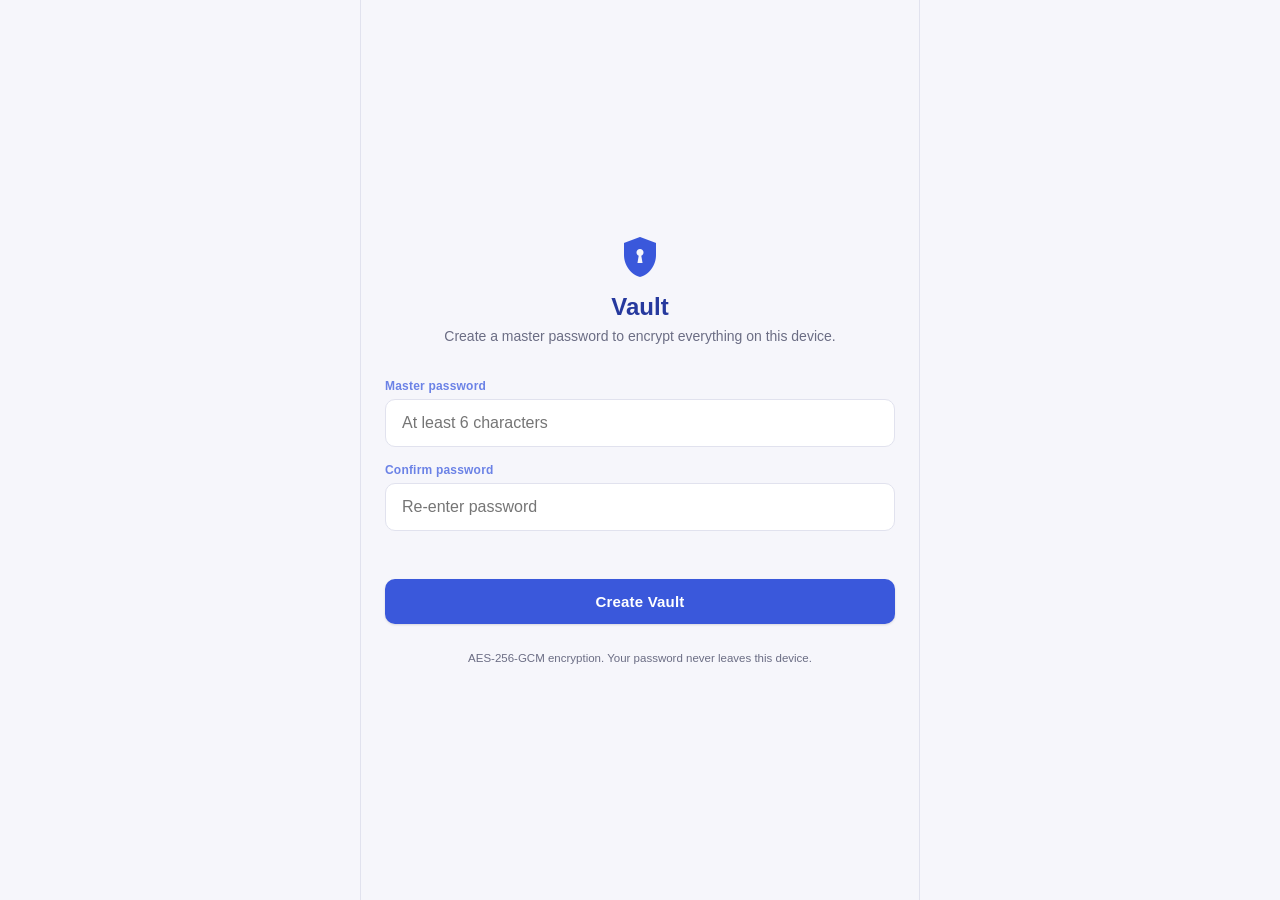
<file: index.html>
<!DOCTYPE html>
<html lang="en">
<head>
<meta charset="UTF-8" />
<meta name="viewport" content="width=device-width, initial-scale=1, viewport-fit=cover, maximum-scale=1" />
<title>Vault</title>
<meta name="theme-color" content="#3a58db" />
<meta name="description" content="Encrypted local password vault" />
<link rel="manifest" href="manifest.json" />
<link rel="icon" href="icons/icon.svg" type="image/svg+xml" />
<link rel="apple-touch-icon" href="icons/icon-192.png" />
<meta name="mobile-web-app-capable" content="yes" />
<meta name="apple-mobile-web-app-capable" content="yes" />
<meta name="apple-mobile-web-app-status-bar-style" content="default" />
<meta name="apple-mobile-web-app-title" content="Vault" />
<link rel="preconnect" href="https://fonts.googleapis.com" />
<link rel="preconnect" href="https://fonts.gstatic.com" crossorigin />
<link href="https://fonts.googleapis.com/css2?family=Geomini:wght@400;500;600;700&family=Material+Symbols+Outlined:opsz,wght,FILL,GRAD@20..48,100..700,0..1,-50..200&display=swap" rel="stylesheet" />
<style>
:root {
  --accent: #3a58db;
  --accent-light: #6b82e6;
  --accent-lighter: #9aabf0;
  --accent-dark: #26399e;
  --accent-tint: #e9ecfb;
  --accent-tint-2: #d2d9f7;

  --bg: #f6f6fb;
  --surface: #ffffff;
  --surface-alt: #f0f1f8;
  --on-surface: #1a1b2b;
  --on-surface-muted: #6b6d84;
  --outline: #e1e2ee;

  --danger: #b3261e;
  --success: #1e8e3e;

  --radius-sm: 10px;
  --radius-md: 10px;
  --radius-lg: 10px;

  --elev-1: 0 1px 3px rgba(14,17,35,0.08), 0 1px 2px rgba(14,17,35,0.06);
  --elev-2: 0 4px 14px rgba(14,17,35,0.12);
  --elev-3: 0 -2px 24px rgba(14,17,35,0.16);

  /* cosmetics-derived (overridden from JS when the user customises) */
  --accent-fg: #3a58db;
  --accent-head: #26399e;
  --accent-label: #6b82e6;
  --accent-deep: #26399e;
  --on-accent: #ffffff;
  --on-deep: #ffffff;
  --on-accent-16: rgba(255,255,255,.16);
  --on-deep-18: rgba(255,255,255,.18);
  --pi-a: #6b82e6;  --on-pi-a: #ffffff;
  --pi-b: #26399e;  --on-pi-b: #ffffff;
  --fs: 1;
  --font: 'Geomini', 'Roboto', -apple-system, BlinkMacSystemFont, 'Segoe UI', sans-serif;
}
:root[data-theme="dark"] {
  color-scheme: dark;
  --bg: #101119;
  --surface: #1a1b29;
  --surface-alt: #232436;
  --on-surface: #e9eaf6;
  --on-surface-muted: #9fa1ba;
  --outline: #2f3148;
  --danger: #e5534b;
  --success: #4cc38a;
  --elev-1: 0 1px 3px rgba(0,0,0,0.5), 0 1px 2px rgba(0,0,0,0.4);
  --elev-2: 0 4px 14px rgba(0,0,0,0.55);
  --elev-3: 0 -2px 24px rgba(0,0,0,0.6);
}

* { box-sizing: border-box; }
*, *::before, *::after {
  transition: background-color .18s ease, color .18s ease, border-color .18s ease,
              box-shadow .18s ease, opacity .18s ease, transform .12s ease;
}
html, body {
  margin: 0; padding: 0;
  height: 100%;
  background: var(--bg);
  color: var(--on-surface);
  font-family: var(--font);
  -webkit-tap-highlight-color: transparent;
  overscroll-behavior-y: none;
}

.material-symbols-outlined {
  font-family: 'Material Symbols Outlined';
  font-weight: normal;
  font-style: normal;
  font-size: 22px;
  line-height: 1;
  letter-spacing: normal;
  text-transform: none;
  display: inline-flex;
  white-space: nowrap;
  word-wrap: normal;
  direction: ltr;
  -webkit-font-feature-settings: 'liga';
  font-feature-settings: 'liga';
  -webkit-font-smoothing: antialiased;
  font-variation-settings: 'FILL' 0, 'wght' 400, 'GRAD' 0, 'opsz' 24;
  vertical-align: middle;
}
.brand-icon { font-size: 48px !important; margin-bottom: 12px; color: var(--accent-fg); font-variation-settings: 'FILL' 1, 'wght' 400, 'GRAD' 0, 'opsz' 48; }
.fab-icon { font-size: 26px !important; color: var(--on-accent); }
body { max-width: 560px; margin: 0 auto; position: relative; }
.hidden { display: none !important; }
button { font-family: inherit; cursor: pointer; }
input { font-family: inherit; }

/* ===== SCREENS ===== */
.screen {
  min-height: 100dvh;
  display: flex;
  flex-direction: column;
  background: var(--bg);
  animation: screen-fade .25s ease-out;
}
@keyframes screen-fade { from { opacity: 0; } to { opacity: 1; } }

/* ===== AUTH (setup / unlock) ===== */
.auth-wrap {
  flex: 1;
  display: flex;
  flex-direction: column;
  justify-content: center;
  padding: 32px 24px calc(24px + env(safe-area-inset-bottom));
}
.brand { text-align: center; margin-bottom: 32px; }
.brand svg { margin-bottom: 12px; }
.brand h1 { font-size: calc(24px * var(--fs)); font-weight: 600; margin: 0 0 6px; color: var(--accent-head); }
.brand .sub { color: var(--on-surface-muted); font-size: calc(14px * var(--fs)); margin: 0; line-height: 1.4; }

.auth-form { display: flex; flex-direction: column; gap: 16px; }
.field { display: flex; flex-direction: column; gap: 6px; }
.field span { font-size: calc(12px * var(--fs)); font-weight: 600; color: var(--accent-label); letter-spacing: .2px; }
.field input {
  border: 1.5px solid var(--outline);
  background: var(--surface);
  border-radius: var(--radius-sm);
  padding: 14px 16px;
  font-size: calc(16px * var(--fs));
  color: var(--on-surface);
  outline: none;
  transition: border-color .15s;
}
.field input:focus { border-color: var(--accent-fg); }

.hint { min-height: 16px; font-size: calc(12.5px * var(--fs)); color: var(--danger); margin: 0; }

.btn {
  border: none;
  border-radius: var(--radius-sm);
  padding: 14px 20px;
  font-size: calc(15px * var(--fs));
  font-weight: 600;
  letter-spacing: .2px;
  transition: opacity .15s, transform .12s ease, box-shadow .15s ease, background-color .18s ease;
}
.btn:active { transform: scale(.97); }
.btn-primary:active { box-shadow: none; }
.btn-block { width: 100%; }
.btn-primary { background: var(--accent); color: var(--on-accent); box-shadow: var(--elev-1); }
.btn-primary:disabled { opacity: .5; }
.btn-ghost { background: var(--accent-tint); color: var(--accent-fg); }
.btn-danger { background: var(--danger); color: #fff; }

.link-btn {
  background: none; border: none;
  color: var(--accent-label);
  font-size: calc(13.5px * var(--fs));
  margin-top: 20px;
  text-align: center;
  text-decoration: underline;
}
.fineprint {
  text-align: center;
  font-size: calc(11.5px * var(--fs));
  color: var(--on-surface-muted);
  margin-top: 28px;
}

/* ===== TOP BAR ===== */
.topbar {
  position: sticky; top: 0; z-index: 5;
  display: flex; align-items: center; justify-content: space-between;
  padding: calc(14px + env(safe-area-inset-top)) 16px 16px;
  background: var(--accent);
}
.topbar h1 { font-size: calc(22px * var(--fs)); font-weight: 700; margin: 0; color: var(--on-accent); }
.topbar-brand { display: flex; align-items: center; gap: 8px; }
.topbar-logo {
  display: inline-flex; align-items: center; justify-content: center;
  width: 26px; height: 26px;
margin-top: .5vh;
  font-size: 24px !important;
  line-height: 1 !important;
  color: var(--on-accent);
  font-variation-settings: 'FILL' 1, 'wght' 400, 'GRAD' 0, 'opsz' 24;
}
.icon-btn {
  border: none; background: var(--surface);
  width: 40px; height: 40px; border-radius: 50%;
  display: flex; align-items: center; justify-content: center;
  color: var(--accent-fg);
  box-shadow: var(--elev-1);
  transition: transform .12s ease, box-shadow .15s ease, background-color .18s ease;
}
.icon-btn:active { transform: scale(.9); }
#btn-menu.icon-btn {
  border-radius: var(--radius-sm);
  background: var(--on-accent);
  color: var(--accent);
  box-shadow: none;
}
#btn-lock.icon-btn {
  border-radius: var(--radius-sm);
  background: var(--on-accent-16);
  color: var(--on-accent);
  box-shadow: none;
}
#editor-close.icon-btn {
  border-radius: var(--radius-sm);
  background: transparent;
  color: #cd1c18;
  box-shadow: none;
}
#editor-close.icon-btn:active { transform: scale(.9) rotate(-6deg); }

.searchbar {
  margin: 16px 16px 12px;
  display: flex; align-items: center; gap: 10px;
  background: var(--surface);
  border-radius: var(--radius-lg);
  padding: 12px 16px;
  box-shadow: var(--elev-1);
  color: var(--on-surface-muted);
}
.searchbar input {
  border: none; outline: none; background: none;
  flex: 1; font-size: calc(15px * var(--fs)); color: var(--on-surface);
}

/* ===== BENTO LANDING ===== */
.bento {
  flex: 1;
  display: grid;
  grid-template-columns: repeat(3, 1fr);
  grid-auto-rows: auto;
  align-content: start;
  gap: 10px;
  padding: 2px 16px calc(100px + env(safe-area-inset-bottom));
}
.bento-tile {
  display: flex; flex-direction: column; align-items: center; justify-content: center; gap: 8px;
  border: 1.5px solid var(--outline);
  background: var(--surface);
  border-radius: var(--radius-md);
  box-shadow: var(--elev-1);
  aspect-ratio: 1 / 1; align-self: start; min-width: 0; min-height: 0; overflow: hidden;
  padding: 8px 4px;
  color: var(--on-surface);
  user-select: none; -webkit-user-select: none; touch-action: manipulation;
  transition: transform .12s ease, border-color .15s ease, background-color .15s ease;
}
.bento-tile:active { transform: scale(.96); background: var(--accent-tint); border-color: var(--accent-lighter); }
.bento-icon {
  width: clamp(32px, 36%, 44px); aspect-ratio: 1 / 1; border-radius: 12px; flex: none;
  display: flex; align-items: center; justify-content: center;
}
.bento-icon .material-symbols-outlined { font-size: clamp(20px, 6.5vw, 28px) !important; font-variation-settings: 'FILL' 0, 'wght' 500, 'GRAD' 0, 'opsz' 24; }
.bento-label { display: inline-flex; align-items: center; font-size: calc(15px * var(--fs)); font-weight: 600; }
.count-badge {
  display: inline-flex; align-items: center; justify-content: center;
  min-width: calc(22px * var(--fs)); height: calc(22px * var(--fs)); padding: 0 6px;
  margin-left: 6px; border-radius: 999px;
  background: #e52222; color: #fff;
  font-size: calc(12.5px * var(--fs)); font-weight: 700; line-height: 1;
  box-shadow: 0 0 0 2px var(--surface);
}
.cat-list { display: flex; flex-direction: column; gap: 10px; overflow-y: auto; flex: 1; padding: 4px 2px 10px; }
#cat-title { display: inline-flex; align-items: center; justify-content: center; }

/* ===== VAULT LIST ===== */
.vault-list {
  padding: 0 16px 100px;
  display: flex;
  flex-direction: column;
  gap: 10px;
}
.item-card {
  display: flex; align-items: center; gap: 14px;
  background: var(--surface);
  border-radius: var(--radius-md);
  padding: 14px;
  box-shadow: var(--elev-1);
  animation: card-in .22s ease-out backwards;
  transition: transform .12s ease, box-shadow .15s ease;
}
.item-card:active { transform: scale(.98); box-shadow: var(--elev-1); }
@keyframes card-in { from { opacity: 0; transform: translateY(6px); } to { opacity: 1; transform: translateY(0); } }
.item-icon {
  width: 44px; height: 44px; border-radius: 12px;
  display: flex; align-items: center; justify-content: center;
  flex: none;
  background: var(--accent-tint);
  color: var(--accent-fg);
}
.item-icon .material-symbols-outlined { font-size: 22px !important; }
.item-text { flex: 1; min-width: 0; }
.item-title { font-size: calc(15px * var(--fs)); font-weight: 600; color: var(--on-surface); margin: 0 0 2px; white-space: nowrap; overflow: hidden; text-overflow: ellipsis; }
.item-sub { font-size: calc(13px * var(--fs)); color: var(--on-surface-muted); margin: 0; white-space: nowrap; overflow: hidden; text-overflow: ellipsis; }
.item-cat-tag {
  font-size: calc(10.5px * var(--fs)); font-weight: 700; text-transform: uppercase; letter-spacing: .4px;
  color: var(--accent-label);
}

.empty-state { text-align: center; padding: 80px 24px; color: var(--on-surface-muted); }
.empty-state p { margin: 4px 0; }
.empty-sub { font-size: calc(13px * var(--fs)); }

/* ===== FAB ===== */
.fab {
  position: fixed;
  right: max(20px, calc((100vw - 560px) / 2 + 20px));
  bottom: calc(24px + env(safe-area-inset-bottom));
  width: 58px; height: 58px;
  border-radius: var(--radius-sm);
  background: var(--accent);
  border: none;
  display: flex; align-items: center; justify-content: center;
  box-shadow: var(--elev-2);
  z-index: 10;
  transition: transform .15s cubic-bezier(.34,1.56,.64,1), box-shadow .15s ease;
}
.fab:active { transform: scale(.9) rotate(-6deg); }

/* ===== SHEETS ===== */
.sheet-overlay {
  position: fixed; inset: 0;
  background: rgba(7,8,26,0.45);
  z-index: 50;
  display: flex; align-items: flex-end; justify-content: center;
  animation: overlay-in .2s ease-out;
}
@keyframes overlay-in { from { opacity: 0; } to { opacity: 1; } }
.sheet {
  width: 100%; max-width: 560px;
  background: var(--surface);
  border-radius: 22px 22px 0 0;
  padding: 10px 20px calc(20px + env(safe-area-inset-bottom));
  max-height: 88dvh;
  overflow-y: auto;
  box-shadow: var(--elev-3);
  animation: sheet-up .28s cubic-bezier(.32,.72,0,1);
}
.sheet-tall { max-height: 94dvh; display: flex; flex-direction: column; }
@keyframes sheet-up { from { transform: translateY(100%); opacity: 0; } to { transform: translateY(0); opacity: 1; } }
.sheet-handle {
  width: 40px; height: 4px; background: var(--outline);
  border-radius: 4px; margin: 6px auto 14px;
}
.sheet h2 { font-size: calc(18px * var(--fs)); font-weight: 700; margin: 0 0 16px; color: var(--accent-head); }

.picker-grid { display: grid; grid-template-columns: repeat(3, 1fr); gap: 10px; margin-bottom: 18px; }
.picker-item {
  display: flex; flex-direction: column; align-items: center; gap: 8px;
  border: 1.5px solid var(--outline);
  background: var(--surface);
  border-radius: var(--radius-md);
  padding: 8px 4px; justify-content: center; min-height: 0; overflow: hidden; text-align: center; overflow-wrap: anywhere; line-height: 1.15;
  font-size: calc(13.5px * var(--fs)); font-weight: 600; color: var(--on-surface);
  transition: transform .12s ease, border-color .15s ease, background-color .15s ease;
}
.picker-item { aspect-ratio: 1 / 1; min-width: 0; user-select: none; -webkit-user-select: none; -webkit-touch-callout: none; touch-action: manipulation; }
.picker-hint { text-align: center; font-size: calc(12px * var(--fs)); color: var(--on-surface-muted); margin: -6px 0 14px; }
.picker-item:active { transform: scale(.95); background: var(--accent-tint); border-color: var(--accent-lighter); }
.picker-icon {
  width: 40px; height: 40px; border-radius: 12px;
  display: flex; align-items: center; justify-content: center;
  color: #fff;
}
.picker-icon .material-symbols-outlined { font-size: 20px !important; font-variation-settings: 'FILL' 0, 'wght' 500, 'GRAD' 0, 'opsz' 24; }

.sheet-header {
  display: flex; align-items: center;
  margin-bottom: 12px;
}
.sheet-header h2 { margin: 0; text-align: center; font-size: calc(16px * var(--fs)); }
.sheet-header-side { flex: 1; display: flex; align-items: center; gap: 8px; }
.sheet-header-side--end { justify-content: flex-end; }

.editor-form { display: flex; flex-direction: column; gap: 14px; overflow-y: auto; flex: 1; padding-bottom: 10px; }
.editor-form .field select {
  border: 1.5px solid var(--outline);
  background: var(--surface-alt);
  border-radius: var(--radius-sm);
  padding: 13px 14px;
  font-size: calc(15px * var(--fs));
  width: 100%;
  outline: none;
  color: var(--on-surface);
  font-family: inherit;
  appearance: none;
  -webkit-appearance: none;
  background-image: url("data:image/svg+xml,%3Csvg xmlns='http://www.w3.org/2000/svg' viewBox='0 0 24 24' fill='none' stroke='%236b6d84' stroke-width='2'%3E%3Cpath d='M6 9l6 6 6-6'/%3E%3C/svg%3E");
  background-repeat: no-repeat;
  background-position: right 12px center;
  background-size: 18px;
}
.editor-form .field select:focus { border-color: var(--accent-fg); background-color: var(--surface); }
.editor-form .field input, .editor-form .field textarea {
  border: 1.5px solid var(--outline);
  background: var(--surface-alt);
  border-radius: var(--radius-sm);
  padding: 13px 14px;
  font-size: calc(15px * var(--fs));
  width: 100%;
  outline: none;
  color: var(--on-surface);
}
.editor-form .field input:focus, .editor-form .field textarea:focus { border-color: var(--accent-fg); background: var(--surface); }
.editor-form textarea { resize: vertical; min-height: 70px; font-family: inherit; }
.field-row { display: flex; gap: 10px; }
.field-row .field { flex: 1; }
.pass-field-wrap { position: relative; }
.pass-field-wrap input { padding-right: 74px !important; }
.pass-tools { position: absolute; right: 6px; top: 6px; display: flex; gap: 2px; }
.pass-tools button {
  border: none; background: none; color: var(--accent-fg);
  width: 32px; height: 32px; border-radius: 8px;
  display: flex; align-items: center; justify-content: center;
}
.pass-tools button:active { background: var(--accent-tint); }

.sheet-footer { padding-top: 12px; }


/* ===== FIELD EDITOR ===== */
.schema-list { display: flex; flex-direction: column; gap: 10px; overflow-y: auto; flex: 1; padding-bottom: 10px; }
.schema-note { font-size: calc(12.5px * var(--fs)); color: var(--on-surface-muted); margin: 0 0 4px; }
.schema-row { background: var(--surface-alt); border: 1.5px solid var(--outline); border-radius: var(--radius-md); }
.schema-row-head { display: flex; align-items: center; gap: 4px; padding: 6px 6px 6px 12px; }
.schema-row-toggle { flex: 1; min-width: 0; text-align: left; border: none; background: none; padding: 8px 0; color: var(--on-surface); font-size: calc(14.5px * var(--fs)); font-weight: 600; display: flex; flex-direction: column; gap: 2px; }
.schema-row-toggle small { font-size: calc(12px * var(--fs)); font-weight: 500; color: var(--on-surface-muted); }
.schema-row-name { white-space: nowrap; overflow: hidden; text-overflow: ellipsis; }
.schema-row-head .icon-btn { width: 34px; height: 34px; flex: none; }
.schema-row-head .icon-btn:disabled { opacity: .3; }
.schema-row-body { display: none; flex-direction: column; gap: 12px; padding: 4px 12px 14px; border-top: 1px solid var(--outline); margin-top: 2px; padding-top: 12px; }
.schema-row.open .schema-row-body { display: flex; }
.schema-row-body .field input[type=text], .schema-row-body .field input[type=number], .schema-row-body .field select {
  border: 1.5px solid var(--outline); background: var(--surface); border-radius: var(--radius-sm);
  padding: 11px 12px; font-size: calc(14.5px * var(--fs)); width: 100%; outline: none; color: var(--on-surface); font-family: inherit;
}
.schema-row-body .field input:focus, .schema-row-body .field select:focus { border-color: var(--accent-fg); }
.schema-row-body .field textarea {
  border: 1.5px solid var(--outline); background: var(--surface); border-radius: var(--radius-sm);
  padding: 11px 12px; font-size: calc(14.5px * var(--fs)); width: 100%; outline: none; color: var(--on-surface); font-family: inherit; min-height: 84px; resize: vertical;
}
.schema-row-body .field textarea:focus { border-color: var(--accent-fg); }
.schema-hint { font-size: calc(12px * var(--fs)); color: var(--on-surface-muted); margin: 0; }
.schema-check { display: flex; align-items: center; gap: 10px; font-size: calc(14px * var(--fs)); color: var(--on-surface); }
.schema-check input { width: 18px; height: 18px; accent-color: var(--accent-fg); }
.schema-actions { display: flex; flex-direction: column; gap: 8px; padding-top: 12px; }

/* ===== VIEW ENTRY ===== */
.view-body { display: flex; flex-direction: column; gap: 12px; padding-bottom: 10px; overflow-y: auto; }
.view-row {
  background: var(--surface-alt);
  border-radius: var(--radius-sm);
  padding: 12px 14px;
  display: flex; align-items: center; justify-content: space-between;
  gap: 10px;
}
.view-row-text { min-width: 0; flex: 1; }
.view-row-label { font-size: calc(11px * var(--fs)); font-weight: 700; text-transform: uppercase; letter-spacing: .3px; color: var(--accent-label); margin: 0 0 3px; }
.view-row-value { font-size: calc(15px * var(--fs)); color: var(--on-surface); margin: 0; word-break: break-word; font-family: 'Roboto Mono', monospace; }
.view-row-value.masked { letter-spacing: 2px; }
.view-row-actions { display: flex; gap: 4px; flex: none; }
.view-row-actions button {
  border: none; background: var(--surface);
  width: 34px; height: 34px; border-radius: 9px;
  display: flex; align-items: center; justify-content: center;
  color: var(--accent-fg);
}
.view-notes { white-space: pre-wrap; font-family: inherit !important; font-size: calc(14px * var(--fs)) !important; }

/* ===== MENU ===== */
.menu-row {
  display: flex; align-items: center; gap: 14px;
  width: 100%; border: none; background: none;
  padding: 14px 4px; font-size: calc(15px * var(--fs)); font-weight: 500;
  color: var(--on-surface);
  border-bottom: 1px solid var(--outline);
  transition: background-color .15s ease, transform .1s ease;
  border-radius: 8px;
}
.menu-row:active { transform: scale(.98); background: var(--accent-tint); }
.menu-row.danger { color: var(--danger); }
.menu-row.danger svg { stroke: var(--danger); }

/* ===== TOAST ===== */
.toast {
  position: fixed;
  bottom: calc(24px + env(safe-area-inset-bottom));
  left: 50%; transform: translateX(-50%);
  background: var(--accent-deep);
  color: var(--on-deep);
  padding: 12px 20px;
  border-radius: 30px;
  font-size: calc(13.5px * var(--fs));
  z-index: 100;
  box-shadow: var(--elev-2);
  max-width: 88%;
  text-align: center;
  animation: toast-in .22s cubic-bezier(.34,1.56,.64,1);
}
@keyframes toast-in { from { opacity: 0; transform: translateX(-50%) translateY(10px); } to { opacity: 1; transform: translateX(-50%) translateY(0); } }

/* ===== INSTALL BUTTON ===== */
.topbar-actions {
  display: flex;
  align-items: center;
  gap: 12px;
}
.install-btn {
  display: flex; align-items: center; gap: 6px;
  background: var(--on-accent-16);
  color: var(--on-accent);
  border: none;
  padding: 8px 14px;
  border-radius: var(--radius-sm);
  font-size: calc(13px * var(--fs));
  font-weight: 600;
  cursor: pointer;
}
.install-btn:active { transform: scale(.97); }

/* ===== UPDATE BAR ===== */
.update-bar {
  position: fixed;
  top: env(safe-area-inset-top);
  left: 0; right: 0;
  display: flex; align-items: center; justify-content: center; gap: 12px;
  background: var(--accent-deep);
  color: var(--on-deep);
  padding: 10px 16px;
  font-size: calc(13px * var(--fs));
  z-index: 110;
  box-shadow: var(--elev-2);
}
.update-bar button {
  background: var(--on-deep-18);
  color: var(--on-deep);
  border: none;
  border-radius: 20px;
  padding: 5px 12px;
  font-size: calc(12.5px * var(--fs));
  cursor: pointer;
}
.update-bar button:active { transform: scale(.96); }

@media (min-width: 560px) {
  body { border-left: 1px solid var(--outline); border-right: 1px solid var(--outline); min-height: 100dvh; }
}


/* ===== CATEGORY MANAGEMENT ===== */
.mc-row, .fc-row { display: flex; align-items: center; gap: 10px; background: var(--surface-alt); border: 1.5px solid var(--outline); border-radius: var(--radius-md); padding: 8px 8px 8px 12px; color: var(--on-surface); text-align: left; width: 100%; }
.fc-row { padding: 10px 12px; }
.fc-row:active { background: var(--accent-tint); }
.mc-ico { width: 40px; height: 40px; border-radius: 12px; flex: none; display: flex; align-items: center; justify-content: center; background: var(--accent-tint); color: var(--accent-fg); }
.mc-text { flex: 1; min-width: 0; }
.mc-name { margin: 0; font-size: calc(15px * var(--fs)); font-weight: 600; overflow-wrap: anywhere; }
.mc-sub { margin: 2px 0 0; font-size: calc(12.5px * var(--fs)); color: var(--on-surface-muted); }
.icon-grid { display: grid; grid-template-columns: repeat(6, 1fr); gap: 8px; margin-bottom: 18px; }
.icon-grid button { aspect-ratio: 1; border: 1.5px solid var(--outline); background: var(--surface); color: var(--on-surface); border-radius: 12px; display: flex; align-items: center; justify-content: center; padding: 0; }
.icon-grid button.active { border-color: var(--accent); background: var(--accent-tint); color: var(--accent-fg); }
.bento-empty { grid-column: 1 / -1; text-align: center; color: var(--on-surface-muted); padding: 40px 12px; margin: 0; }
.bento-label { max-width: 100%; overflow-wrap: anywhere; line-height: 1.15; flex-wrap: wrap; justify-content: center; text-align: center; row-gap: 4px; }
/* ===== COSMETICS ===== */
.cos-block { margin-bottom: 20px; }
.cos-label { font-size: 12px; font-weight: 700; text-transform: uppercase; letter-spacing: .4px; color: var(--accent-label); margin: 0 0 8px; display: flex; justify-content: space-between; }
.seg { display: grid; grid-template-columns: 1fr 1fr; gap: 6px; background: var(--surface-alt); padding: 4px; border-radius: var(--radius-md); }
.seg button { display: flex; align-items: center; justify-content: center; gap: 8px; border: none; background: transparent; color: var(--on-surface); padding: 11px 8px; border-radius: 8px; font-size: 14.5px; font-weight: 600; }
.seg button.active { background: var(--accent); color: var(--on-accent); box-shadow: var(--elev-1); }
.cos-accent { display: flex; align-items: center; gap: 14px; }
.cos-accent input[type=color] { width: 64px; height: 44px; padding: 0; border: 1.5px solid var(--outline); border-radius: var(--radius-sm); background: var(--surface); cursor: pointer; }
.cos-accent code { font-size: 14px; color: var(--on-surface-muted); text-transform: uppercase; }
.font-grid { display: grid; grid-template-columns: 1fr 1fr; gap: 8px; }
.font-opt { border: 1.5px solid var(--outline); background: var(--surface); color: var(--on-surface); border-radius: var(--radius-sm); padding: 12px 10px; font-size: 15px; text-align: center; }
.font-opt.active { border-color: var(--accent); background: var(--accent-tint); color: var(--accent-head); font-weight: 600; }
#cos-size { width: 100%; accent-color: var(--accent); }
.cos-range-ends { display: flex; justify-content: space-between; font-size: 11px; color: var(--on-surface-muted); }
.cos-preview { margin: 10px 0 0; color: var(--on-surface); font-size: calc(16px * var(--fs)); line-height: 1.3; word-break: break-word; }
</style>
<script>
// Cosmetics core — runs before first paint so there is no theme flash.
const Cosmetics = (() => {
  const KEY = 'vault_cosmetics_v1';
  const DEFAULTS = { theme: 'light', accent: '#3a58db', font: 'Default', size: 16 };
  const FONTS = {
    'Default':          { fam: "'Geomini','Roboto',-apple-system,BlinkMacSystemFont,'Segoe UI',sans-serif" },
    'Montserrat':       { w: '400;500;600;700', fb: 'sans-serif' },
    'Poppins':          { w: '400;500;600;700', fb: 'sans-serif' },
    'Playfair Display': { w: '400;500;600;700', fb: 'serif' },
    'Lora':             { w: '400;500;600;700', fb: 'serif' },
    'Quicksand':        { w: '400;500;600;700', fb: 'sans-serif' },
    'Kalam':            { w: '400;700',         fb: 'cursive' },
    'Comfortaa':        { w: '400;500;600;700', fb: 'sans-serif' },
  };
  const ACCENT_VARS = ['--accent','--accent-light','--accent-lighter','--accent-dark','--accent-tint','--accent-tint-2',
    '--accent-fg','--accent-head','--accent-label','--accent-deep','--on-accent','--on-deep','--on-accent-16','--on-deep-18',
    '--pi-a','--on-pi-a','--pi-b','--on-pi-b'];

  const h2r = h => { h = h.replace('#',''); if (h.length === 3) h = h.split('').map(c => c + c).join(''); return [0,2,4].map(i => parseInt(h.substr(i,2),16)); };
  const r2h = r => '#' + r.map(v => Math.round(Math.max(0,Math.min(255,v))).toString(16).padStart(2,'0')).join('');
  const mix = (a,b,t) => { const x = h2r(a), y = h2r(b); return r2h(x.map((v,i) => v + (y[i]-v)*t)); };
  const lum = h => { const [r,g,b] = h2r(h).map(v => { v /= 255; return v <= .03928 ? v/12.92 : Math.pow((v+.055)/1.055, 2.4); }); return .2126*r + .7152*g + .0722*b; };
  const cr = (a,b) => { const x = lum(a), y = lum(b); return (Math.max(x,y)+.05)/(Math.min(x,y)+.05); };
  const on = h => cr('#ffffff',h) >= cr('#111111',h) ? '#ffffff' : '#111111';
  const rgba = (h,a) => { const [r,g,b] = h2r(h); return `rgba(${r},${g},${b},${a})`; };
  const ensure = (c,bg,min,toward) => { for (let i = 0; i < 24 && cr(c,bg) < min; i++) c = mix(c,toward,.06); return c; };

  const validHex = v => typeof v === 'string' && /^#[0-9a-fA-F]{6}$/.test(v);
  function load() {
    try {
      const o = JSON.parse(localStorage.getItem(KEY) || '{}');
      return {
        theme: o.theme === 'dark' ? 'dark' : 'light',
        accent: validHex(o.accent) ? o.accent.toLowerCase() : DEFAULTS.accent,
        font: FONTS[o.font] ? o.font : DEFAULTS.font,
        size: Math.min(48, Math.max(8, parseInt(o.size, 10) || DEFAULTS.size)),
      };
    } catch (e) { return { ...DEFAULTS }; }
  }
  let state = load();
  function save() { try { localStorage.setItem(KEY, JSON.stringify(state)); } catch (e) {} }

  const loaded = new Set();
  function addLink(href) {
    if (loaded.has(href)) return; loaded.add(href);
    const l = document.createElement('link'); l.rel = 'stylesheet'; l.href = href; document.head.appendChild(l);
  }
  const fam = n => `family=${n.replace(/ /g,'+')}:wght@${FONTS[n].w}`;
  function ensureFont(n) { if (FONTS[n] && FONTS[n].w) addLink(`https://fonts.googleapis.com/css2?${fam(n)}&display=swap`); }
  function preloadAll() { ensureFont.__all || (ensureFont.__all = 1, Object.keys(FONTS).forEach(ensureFont)); }

  function apply() {
    const root = document.documentElement, st = root.style, s = state;
    const dark = s.theme === 'dark';
    root.dataset.theme = dark ? 'dark' : 'light';

    if (!dark && s.accent === DEFAULTS.accent) {
      ACCENT_VARS.forEach(k => st.removeProperty(k));
    } else {
      const a = s.accent, W = '#ffffff', K = '#000000';
      const surf = dark ? '#1a1b29' : '#ffffff', bg = dark ? '#101119' : '#f6f6fb';
      const light = mix(a, W, dark ? .3 : .25), lighter = mix(a, W, .5), deep = mix(a, K, .35);
      const v = {
        '--accent': a, '--accent-light': light, '--accent-lighter': lighter, '--accent-dark': deep,
        '--accent-tint':   dark ? mix(a,bg,.85) : mix(a,W,.9),
        '--accent-tint-2': dark ? mix(a,bg,.75) : mix(a,W,.8),
        '--accent-fg':    dark ? ensure(a, surf, 4.5, W) : ensure(a, surf, 4.5, K),
        '--accent-head':  dark ? ensure(mix(a,W,.45), surf, 4.5, W) : ensure(deep, surf, 4.5, K),
        '--accent-label': dark ? ensure(light, surf, 3.5, W) : ensure(light, surf, 3.5, K),
        '--accent-deep': deep,
        '--on-accent': on(a), '--on-deep': on(deep),
        '--on-accent-16': rgba(on(a), .16), '--on-deep-18': rgba(on(deep), .18),
        '--pi-a': light, '--on-pi-a': on(light), '--pi-b': deep, '--on-pi-b': on(deep),
      };
      for (const k in v) st.setProperty(k, v[k]);
    }

    if (s.font === 'Default') st.removeProperty('--font');
    else { ensureFont(s.font); st.setProperty('--font', `'${s.font}', ${FONTS[s.font].fb}`); }

    if (s.size === DEFAULTS.size) st.removeProperty('--fs');
    else st.setProperty('--fs', String(s.size / DEFAULTS.size));

    const m = document.querySelector('meta[name="theme-color"]');
    if (m) m.setAttribute('content', s.accent);
  }

  function set(patch) { state = { ...state, ...patch }; save(); apply(); }
  function reset() { state = { ...DEFAULTS }; save(); apply(); }
  apply();
  return { get: () => ({ ...state }), set, reset, preloadAll, FONTS, DEFAULTS };
})();
</script>
</head>
<body>

<!-- ============ SETUP SCREEN ============ -->
<section id="screen-setup" class="screen hidden">
  <div class="auth-wrap">
    <div class="brand">
      <span class="material-symbols-outlined brand-icon">encrypted</span>
      <h1>Vault</h1>
      <p class="sub">Create a master password to encrypt everything on this device.</p>
    </div>
    <form id="form-setup" class="auth-form" autocomplete="off">
      <label class="field">
        <span>Master password</span>
        <input type="password" id="setup-pass" minlength="6" required placeholder="At least 6 characters" />
      </label>
      <label class="field">
        <span>Confirm password</span>
        <input type="password" id="setup-pass2" minlength="6" required placeholder="Re-enter password" />
      </label>
      <p class="hint" id="setup-error"></p>
      <button type="submit" class="btn btn-primary btn-block">Create Vault</button>
    </form>
    <p class="fineprint">AES-256-GCM encryption. Your password never leaves this device.</p>
  </div>
</section>

<!-- ============ UNLOCK SCREEN ============ -->
<section id="screen-unlock" class="screen hidden">
  <div class="auth-wrap">
    <div class="brand">
      <span class="material-symbols-outlined brand-icon">encrypted</span>
      <h1>Welcome back</h1>
      <p class="sub">Unlock your vault to continue.</p>
    </div>
    <form id="form-unlock" class="auth-form" autocomplete="off">
      <label class="field">
        <span>Master password</span>
        <input type="password" id="unlock-pass" required placeholder="Enter password" autofocus />
      </label>
      <p class="hint" id="unlock-error"></p>
      <button type="submit" class="btn btn-primary btn-block">Unlock</button>
      <button type="button" id="btn-biometric" class="btn btn-ghost btn-block hidden">
        <span class="material-symbols-outlined">fingerprint</span>
        Use biometrics
      </button>
    </form>
    <button type="button" id="btn-reset-vault" class="link-btn">Forgot password? Reset vault</button>
  </div>
</section>

<!-- ============ MAIN APP ============ -->
<section id="screen-app" class="screen hidden">
  <header class="topbar">
    <div class="topbar-brand">
      <span class="material-symbols-outlined topbar-logo">encrypted</span>
      <h1 id="topbar-title">Vault</h1>
    </div>
    <div class="topbar-actions">
      <button id="install-btn" class="install-btn hidden" type="button" aria-label="Install app">
        <span class="material-symbols-outlined">install_mobile</span>
        Install app
      </button>
      <button id="btn-lock" class="icon-btn" type="button" aria-label="Lock vault" title="Lock vault">
        <span class="material-symbols-outlined">lock</span>
      </button>
      <button id="btn-menu" class="icon-btn" aria-label="Menu">
        <span class="material-symbols-outlined">menu</span>
      </button>
    </div>
  </header>

  <div class="searchbar">
    <span class="material-symbols-outlined">search</span>
    <input type="text" id="search-input" placeholder="Search vault" />
  </div>

  <section id="bento" class="bento" aria-label="Categories"></section>

  <main id="vault-list" class="vault-list"></main>
  <div id="empty-state" class="empty-state hidden">
    <p>No matches.</p>
    <p class="empty-sub">Try a different search.</p>
  </div>

  <button id="btn-fab" class="fab" aria-label="Add entry">
    <span class="material-symbols-outlined fab-icon">add</span>
  </button>
</section>

<!-- ============ ADD CATEGORY PICKER SHEET ============ -->
<div id="sheet-picker" class="sheet-overlay hidden">
  <div class="sheet">
    <div class="sheet-handle"></div>
    <h2>New entry</h2>
    <div class="picker-grid" id="picker-grid"></div>
    <button class="btn btn-ghost btn-block" id="picker-cancel">Close</button>
  </div>
</div>

<!-- ============ CATEGORY LIST SHEET ============ -->
<div id="sheet-cat" class="sheet-overlay hidden">
  <div class="sheet sheet-tall">
    <div class="sheet-handle"></div>
    <div class="sheet-header">
      <div class="sheet-header-side">
        <button id="cat-close" class="icon-btn" aria-label="Close">
          <span class="material-symbols-outlined" style="color:var(--danger)">close</span>
        </button>
      </div>
      <h2 id="cat-title"></h2>
      <div class="sheet-header-side sheet-header-side--end">
        <button id="cat-add" class="icon-btn" aria-label="Add entry">
          <span class="material-symbols-outlined">add</span>
        </button>
      </div>
    </div>
    <div id="cat-list" class="cat-list"></div>
    <div id="cat-empty" class="empty-state hidden" style="padding:40px 12px">
      <p>No entries yet.</p>
      <p class="empty-sub">Tap + to add one.</p>
    </div>
  </div>
</div>

<!-- ============ PICK CATEGORY TO EDIT FIELDS ============ -->
<div id="sheet-fieldcat" class="sheet-overlay hidden">
  <div class="sheet sheet-tall">
    <div class="sheet-handle"></div>
    <h2>Edit Category's Fields</h2>
    <p class="schema-note">Choose a category to change its input fields.</p>
    <div id="fc-list" class="cat-list"></div>
    <button class="btn btn-ghost btn-block" id="fc-close">Close</button>
  </div>
</div>

<!-- ============ MANAGE CATEGORIES ============ -->
<div id="sheet-managecats" class="sheet-overlay hidden">
  <div class="sheet sheet-tall">
    <div class="sheet-handle"></div>
    <h2>Manage Categories</h2>
    <p class="schema-note">Add, rename or delete categories. Deleting a category permanently erases all of its entries.</p>
    <div id="mc-list" class="cat-list"></div>
    <button class="btn btn-ghost btn-block hidden" id="mc-restore">Restore built-in categories</button>
    <button class="btn btn-primary btn-block" id="mc-add" style="margin-top:10px">Add category</button>
    <button class="btn btn-ghost btn-block" id="mc-close" style="margin-top:10px">Close</button>
  </div>
</div>

<!-- ============ ADD / EDIT CATEGORY ============ -->
<div id="sheet-catedit" class="sheet-overlay hidden">
  <div class="sheet">
    <div class="sheet-handle"></div>
    <h2 id="catedit-title">New category</h2>
    <label class="field"><span>Name</span><input type="text" id="catedit-name" maxlength="30" autocomplete="off" placeholder="e.g. Insurance" /></label>
    <p class="cos-label" style="margin-top:16px">Icon</p>
    <div id="catedit-icons" class="icon-grid"></div>
    <button class="btn btn-primary btn-block" id="catedit-save">Save category</button>
    <button class="btn btn-ghost btn-block" id="catedit-close" style="margin-top:10px">Close</button>
  </div>
</div>

<!-- ============ FIELD EDITOR SHEET ============ -->
<div id="sheet-schema" class="sheet-overlay hidden">
  <div class="sheet sheet-tall">
    <div class="sheet-header">
      <div class="sheet-header-side">
        <button id="schema-close" class="icon-btn" aria-label="Close">
          <span class="material-symbols-outlined" style="color:var(--danger)">close</span>
        </button>
      </div>
      <h2 id="schema-title">Edit fields</h2>
      <div class="sheet-header-side sheet-header-side--end">
        <button id="schema-reset" class="icon-btn" aria-label="Reset to default">
          <span class="material-symbols-outlined" style="color:var(--accent-fg)">restart_alt</span>
        </button>
      </div>
    </div>
    <div id="schema-list" class="schema-list"></div>
    <div class="sheet-footer schema-actions">
      <button type="button" id="schema-add" class="btn btn-ghost btn-block">Add field</button>
      <button type="button" id="schema-save" class="btn btn-primary btn-block">Save changes</button>
    </div>
  </div>
</div>

<!-- ============ ENTRY EDITOR SHEET ============ -->
<div id="sheet-editor" class="sheet-overlay hidden">
  <div class="sheet sheet-tall">
    <div class="sheet-header">
      <div class="sheet-header-side">
        <button id="editor-close" class="icon-btn">
          <span class="material-symbols-outlined" style="color:var(--danger)">close</span>
        </button>
      </div>
      <h2 id="editor-title">New item</h2>
      <div class="sheet-header-side sheet-header-side--end">
        <button id="editor-delete" class="icon-btn hidden" aria-label="Delete">
          <span class="material-symbols-outlined" style="color:var(--danger)">delete</span>
        </button>
      </div>
    </div>
    <form id="form-editor" class="editor-form"></form>
    <div class="sheet-footer">
      <button type="submit" form="form-editor" class="btn btn-primary btn-block">Save entry</button>
    </div>
  </div>
</div>

<!-- ============ VIEW ENTRY SHEET ============ -->
<div id="sheet-view" class="sheet-overlay hidden">
  <div class="sheet sheet-tall">
    <div class="sheet-header">
      <div class="sheet-header-side">
        <button id="view-close" class="icon-btn">
          <span class="material-symbols-outlined" style="color:var(--danger)">close</span>
        </button>
      </div>
      <h2 id="view-title">Item</h2>
      <div class="sheet-header-side sheet-header-side--end">
        <button id="view-delete" class="icon-btn" aria-label="Delete">
          <span class="material-symbols-outlined" style="color:var(--danger)">delete</span>
        </button>
        <button id="view-edit" class="icon-btn" aria-label="Edit">
          <span class="material-symbols-outlined" style="color:var(--accent-fg)">edit</span>
        </button>
      </div>
    </div>
    <div id="view-body" class="view-body"></div>
  </div>
</div>

<!-- ============ SIDE MENU ============ -->
<div id="sheet-menu" class="sheet-overlay hidden">
  <div class="sheet">
    <div class="sheet-handle"></div>
    <h2>Menu</h2>
    <button class="menu-row" id="menu-fields">
      <span class="material-symbols-outlined" style="color:var(--accent-fg)">tune</span>
      Edit Category's Fields
    </button>
    <button class="menu-row" id="menu-cats">
      <span class="material-symbols-outlined" style="color:var(--accent-fg)">category</span>
      Manage Categories
    </button>
    <button class="menu-row" id="menu-export">
      <span class="material-symbols-outlined" style="color:var(--accent-fg)">download</span>
      Backup as CSV
    </button>
    <button class="menu-row" id="menu-import">
      <span class="material-symbols-outlined" style="color:var(--accent-fg)">upload</span>
      Restore from CSV
    </button>
    <button class="menu-row" id="menu-biometric-toggle">
      <span class="material-symbols-outlined" style="color:var(--accent-fg)">fingerprint</span>
      <span id="menu-biometric-label">Enable biometric unlock</span>
    </button>
    <button class="menu-row" id="menu-change-pass">
      <span class="material-symbols-outlined" style="color:var(--accent-fg)">password</span>
      Change master password
    </button>
    <button class="menu-row" id="menu-cosmetics">
      <span class="material-symbols-outlined" style="color:var(--accent-fg)">lens_blur</span>
      Cosmetics
    </button>
    <input type="file" id="import-file-input" accept=".csv" class="hidden" />
    <button class="btn btn-ghost btn-block" id="menu-cancel">Close</button>
  </div>
</div>

<!-- ============ COSMETICS SHEET ============ -->
<div id="sheet-cosmetics" class="sheet-overlay hidden">
  <div class="sheet">
    <div class="sheet-handle"></div>
    <h2>Cosmetics</h2>

    <div class="cos-block">
      <p class="cos-label">Theme</p>
      <div class="seg" id="cos-theme">
        <button type="button" data-v="light"><span class="material-symbols-outlined">light_mode</span>Light</button>
        <button type="button" data-v="dark"><span class="material-symbols-outlined">dark_mode</span>Dark</button>
      </div>
    </div>

    <div class="cos-block">
      <p class="cos-label">Accent colour</p>
      <div class="cos-accent">
        <input type="color" id="cos-accent" aria-label="Accent colour" />
        <code id="cos-accent-hex"></code>
      </div>
    </div>

    <div class="cos-block">
      <p class="cos-label">Font</p>
      <div class="font-grid" id="cos-fonts"></div>
    </div>

    <div class="cos-block">
      <p class="cos-label">Font size <span id="cos-size-val"></span></p>
      <input type="range" id="cos-size" min="8" max="48" step="1" />
      <div class="cos-range-ends"><span>8px</span><span>48px</span></div>
      <p id="cos-preview" class="cos-preview">The quick brown fox jumps over 1234567890</p>
    </div>

    <button class="btn btn-ghost btn-block" id="cos-reset">Reset to defaults</button>
    <button class="btn btn-ghost btn-block" id="cos-close" style="margin-top:10px">Close</button>
  </div>
</div>

<input type="file" id="dummy" class="hidden" />

<div id="toast" class="toast hidden"></div>

<div id="update-bar" class="update-bar hidden">
  <span>A new version is ready.</span>
  <button id="update-reload" type="button">Reload</button>
  <button id="update-dismiss" type="button" aria-label="Dismiss">✕</button>
</div>

<script>
// idb.js — tiny IndexedDB wrapper to persist the non-extractable wrapping CryptoKey
const IDB_NAME = 'vault-idb';
const IDB_STORE = 'keys';

function openIdb() {
  return new Promise((resolve, reject) => {
    const req = indexedDB.open(IDB_NAME, 1);
    req.onupgradeneeded = () => req.result.createObjectStore(IDB_STORE);
    req.onsuccess = () => resolve(req.result);
    req.onerror = () => reject(req.error);
  });
}

async function idbSet(key, value) {
  const db = await openIdb();
  return new Promise((resolve, reject) => {
    const tx = db.transaction(IDB_STORE, 'readwrite');
    tx.objectStore(IDB_STORE).put(value, key);
    tx.oncomplete = () => resolve();
    tx.onerror = () => reject(tx.error);
  });
}

async function idbGet(key) {
  const db = await openIdb();
  return new Promise((resolve, reject) => {
    const tx = db.transaction(IDB_STORE, 'readonly');
    const req = tx.objectStore(IDB_STORE).get(key);
    req.onsuccess = () => resolve(req.result);
    req.onerror = () => reject(req.error);
  });
}

async function idbDel(key) {
  const db = await openIdb();
  return new Promise((resolve, reject) => {
    const tx = db.transaction(IDB_STORE, 'readwrite');
    tx.objectStore(IDB_STORE).delete(key);
    tx.oncomplete = () => resolve();
    tx.onerror = () => reject(tx.error);
  });
}

</script>
<script>
// crypto.js — AES-256-GCM + PBKDF2 helpers. No plaintext ever touches storage.

const PBKDF2_ITER = 210000;

function bufToB64(buf) {
  const bytes = new Uint8Array(buf);
  let bin = '';
  for (let i = 0; i < bytes.length; i++) bin += String.fromCharCode(bytes[i]);
  return btoa(bin);
}
function b64ToBuf(b64) {
  const bin = atob(b64);
  const bytes = new Uint8Array(bin.length);
  for (let i = 0; i < bin.length; i++) bytes[i] = bin.charCodeAt(i);
  return bytes.buffer;
}

async function deriveKey(password, saltB64, extractable = false) {
  const salt = saltB64 ? b64ToBuf(saltB64) : crypto.getRandomValues(new Uint8Array(16)).buffer;
  const enc = new TextEncoder().encode(password);
  const baseKey = await crypto.subtle.importKey('raw', enc, 'PBKDF2', false, ['deriveKey']);
  const key = await crypto.subtle.deriveKey(
    { name: 'PBKDF2', salt, iterations: PBKDF2_ITER, hash: 'SHA-256' },
    baseKey,
    { name: 'AES-GCM', length: 256 },
    extractable,
    ['encrypt', 'decrypt']
  );
  return { key, saltB64: saltB64 || bufToB64(salt) };
}

async function encryptJSON(key, obj) {
  const iv = crypto.getRandomValues(new Uint8Array(12));
  const data = new TextEncoder().encode(JSON.stringify(obj));
  const cipher = await crypto.subtle.encrypt({ name: 'AES-GCM', iv }, key, data);
  return { iv: bufToB64(iv), data: bufToB64(cipher) };
}

async function decryptJSON(key, payload) {
  const iv = new Uint8Array(b64ToBuf(payload.iv));
  const cipher = b64ToBuf(payload.data);
  const plain = await crypto.subtle.decrypt({ name: 'AES-GCM', iv }, key, cipher);
  return JSON.parse(new TextDecoder().decode(plain));
}

async function generateWrappingKey() {
  // Non-extractable AES key kept in IndexedDB. Used to wrap the master password
  // for biometric quick-unlock. Gated by a WebAuthn user-verification assertion.
  return crypto.subtle.generateKey({ name: 'AES-GCM', length: 256 }, false, ['encrypt', 'decrypt']);
}

async function wrapString(key, str) {
  const iv = crypto.getRandomValues(new Uint8Array(12));
  const cipher = await crypto.subtle.encrypt({ name: 'AES-GCM', iv }, key, new TextEncoder().encode(str));
  return { iv: bufToB64(iv), data: bufToB64(cipher) };
}
async function unwrapString(key, payload) {
  const iv = new Uint8Array(b64ToBuf(payload.iv));
  const cipher = b64ToBuf(payload.data);
  const plain = await crypto.subtle.decrypt({ name: 'AES-GCM', iv }, key, cipher);
  return new TextDecoder().decode(plain);
}

const VaultCrypto = { deriveKey, encryptJSON, decryptJSON, generateWrappingKey, wrapString, unwrapString, bufToB64, b64ToBuf };

</script>
<script>
// app.js — vault state, UI wiring, CSV backup, biometric quick-unlock
'use strict';

const LS_VAULT = 'vault_blob_v1';       // { saltB64, iv, data }
const LS_BIO   = 'vault_bio_v1';        // { credId, wrapped:{iv,data} } wrapped master password
const IDB_WRAP_KEY = 'wrappingKey';

let masterKey = null;      // CryptoKey (AES-GCM) derived from password, in-memory only
let saltB64 = null;
let vault = { items: [] };
let catOpen = null;   // category whose list sheet is open
let activeItemId = null;

// Built-in categories (all of them can be deleted/renamed by the user; see vault.cats).
const BUILTIN_CATS = {
  password: { label: 'Password', icon: 'key' },
  bank:     { label: 'Bank', icon: 'account_balance' },
  card:     { label: 'Card', icon: 'credit_card' },
  document: { label: 'Documents', icon: 'draft' },
  token:    { label: 'Token', icon: 'token' },
  note:     { label: 'Notes', icon: 'stylus_note' },
};
// Live categories = vault.cats (stored encrypted in the vault) or the built-in list when never customised.
const CATS = {};
let CAT_ORDER = [];
const CAT_ID_RE = /^[A-Za-z0-9][A-Za-z0-9_]{0,39}$/;
const CAT_ICON_CHOICES = ['key','lock','shield','vpn_key','account_balance','credit_card','wallet','savings','payments','receipt_long',
  'draft','description','folder','badge','sticky_note_2','stylus_note','token','mail','call','wifi',
  'home','work','school','flight','directions_car','shopping_bag','medical_services','favorite','star','pets'];
function defaultCatList() { return Object.keys(BUILTIN_CATS).map(id => ({ id, ...BUILTIN_CATS[id] })); }
function sanitizeCats(arr) {
  if (!Array.isArray(arr)) return null;
  const seen = new Set(), out = [];
  for (const c of arr) {
    if (!c || typeof c.id !== 'string' || !CAT_ID_RE.test(c.id) || seen.has(c.id)) continue;
    const label = String(c.label || '').trim().slice(0, 30);
    if (!label) continue;
    const icon = /^[a-z0-9_]{1,40}$/.test(c.icon || '') ? c.icon : 'folder';
    seen.add(c.id); out.push({ id: c.id, label, icon });
  }
  return out;
}
function applyCats() {
  const raw = (typeof vault !== 'undefined' && vault && vault.cats) || null;
  const list = (sanitizeCats(raw) || defaultCatList())
    .sort((a, b) => a.label.localeCompare(b.label, undefined, { sensitivity: 'base' }));   // always alphabetical
  Object.keys(CATS).forEach(k => delete CATS[k]);
  CAT_ORDER = [];
  list.forEach(c => { CATS[c.id] = { label: c.label, icon: c.icon }; CAT_ORDER.push(c.id); });
}

// Field each category's search should match against.
const SEARCH_FIELD = {
  password: 'label',
  bank: 'label',
  card: 'label',
  document: 'idNumber',
  token: 'label',
  note: 'label',
};

// Which field acts as the entry's title/search key. Fields are all deletable now, so fall back gracefully.
function titleKey(cat) {
  const sch = (typeof SCHEMAS !== 'undefined' && SCHEMAS[cat]) || [];
  if (sch.some(f => f.key === 'label')) return 'label';
  const f = sch.find(x => !isSecretField(x) && x.type !== 'textarea') || sch.find(x => !isSecretField(x)) || sch[0];
  return f ? f.key : 'label';
}

// Title shown in list/view: "Name — Holder" for bank & card (holder optional)
function itemTitle(item) {
  const name = item.fields[titleKey(item.cat)] || '';
  const holder = (item.cat === 'bank' || item.cat === 'card') ? (item.fields.holder || '').trim() : '';
  return name && holder ? `${name} — ${holder}` : name;
}

function iconHtml(name) { return `<span class="material-symbols-outlined">${name}</span>`; }

const DOC_LABEL_OPTIONS = ['Aadhaar Card', 'PAN Card', 'Voter Card', 'DL Card', 'RC Card', 'Passport'];

// field schema per category: [{key,label,type,secret}]
const DEFAULT_SCHEMAS = {
  password: [
    { key: 'label', label: 'Site / App name', type: 'text', required: true, placeholder: 'e.g. Gmail, Netflix' },
    { key: 'username', label: 'Username / Email', type: 'text', placeholder: 'e.g. jane@email.com' },
    { key: 'password', label: 'Password', type: 'password', secret: true, generate: true, placeholder: 'Enter or generate a password' },
    { key: 'url', label: 'Website URL', type: 'text', placeholder: 'e.g. https://example.com' },
    { key: 'notes', label: 'Notes', type: 'textarea', placeholder: 'Add any extra notes' },
  ],
  bank: [
    { key: 'label', label: 'Bank / Account name', type: 'text', required: true, placeholder: 'e.g. HDFC Savings' },
    { key: 'holder', label: 'Account holder', type: 'text', placeholder: 'Enter account holder name' },
    { key: 'accountNumber', label: 'Account number', type: 'text', secret: true, placeholder: 'Enter account number' },
    { key: 'pin', label: 'Net Banking Password', type: 'password', secret: true, placeholder: 'Enter password' },
    { key: 'ifsc', label: 'IFSC / Branch code', type: 'text', placeholder: 'e.g. HDFC0001234' },
    { key: 'notes', label: 'Notes', type: 'textarea', placeholder: 'Add any extra notes' },
  ],
  card: [
    { key: 'label', label: 'Card name', type: 'text', required: true, placeholder: 'e.g. HDFC Millennia' },
    { key: 'holder', label: 'Card holder', type: 'text', placeholder: 'Enter card holder name' },
    { key: 'cardType', label: 'Card type', type: 'select', options: ['Credit', 'Debit'], placeholder: 'Select card type' },
    { key: 'cardNumber', label: 'Card number', type: 'text', secret: true, placeholder: 'Enter 16-digit card number', maxlength: 16, inputmode: 'numeric' },
    { key: 'expiry', label: 'Expiry (MM/YY)', type: 'text', placeholder: 'e.g. 08/29', format: 'expiry', maxlength: 5, inputmode: 'numeric' },
    { key: 'cvv', label: 'CVV', type: 'numeric', secret: true, placeholder: 'Enter CVV', maxlength: 4 },
    { key: 'pin', label: 'ATM PIN', type: 'numeric', secret: true, placeholder: 'Enter ATM PIN', maxlength: 6 },
    { key: 'notes', label: 'Notes', type: 'textarea', placeholder: 'Add any extra notes' },
  ],
  document: [
    { key: 'label', label: 'Document type', type: 'select', required: true, options: DOC_LABEL_OPTIONS, placeholder: 'Select document type' },
    { key: 'idNumber', label: 'Label', type: 'text', placeholder: 'Enter a label' },
    { key: 'password', label: 'Digits', type: 'password', secret: true, placeholder: 'Enter digits (if any)' },
    { key: 'notes', label: 'Notes', type: 'textarea', placeholder: 'Add any extra notes' },
  ],
  token: [
    { key: 'label', label: 'Label', type: 'text', required: true, placeholder: 'e.g. 2FA Recovery Code' },
    { key: 'password', label: 'Password', type: 'password', secret: true, generate: true, placeholder: 'Enter or generate a value' },
    { key: 'notes', label: 'Notes', type: 'textarea', placeholder: 'Add any extra notes' },
  ],
  note: [
    { key: 'label', label: 'Label', type: 'text', required: true, placeholder: 'e.g. Wifi Password, Locker Code' },
    { key: 'notes', label: 'Notes', type: 'textarea', placeholder: 'Write your note here' },
  ],
};

// Selectable field types in the field editor.
const FIELD_TYPES = {
  text: 'Alphanumeric',
  numeric: 'Numeric',
  password: 'Password',
  email: 'E-Mail',
  phone: 'Phone',
  url: 'URL',
  textarea: 'Multi-line text',
  select: 'Dropdown',
};
const BAD_KEYS = new Set(['__proto__', 'constructor', 'prototype']);

// Whitelists/normalises a field list (from the vault, a backup file or the editor). Returns null if unusable.
function sanitizeSchema(arr) {
  if (!Array.isArray(arr)) return null;
  const out = [], seen = new Set();
  for (const r of arr) {
    if (!r || typeof r !== 'object') continue;
    const key = String(r.key || '').replace(/[^A-Za-z0-9_-]/g, '').slice(0, 40);
    if (!key || BAD_KEYS.has(key) || seen.has(key)) continue;
    seen.add(key);
    let type = r.digitsOnly ? 'numeric' : r.type;
    if (!FIELD_TYPES[type]) type = 'text';
    const plain = type !== 'textarea' && type !== 'select';
    const f = { key, label: String(r.label || '').trim().slice(0, 60) || key, type };
    if (r.required) f.required = true;
    if (type === 'password' || (plain && r.secret)) f.secret = true;
    if (type === 'password' && r.generate) f.generate = true;
    const ph = String(r.placeholder || '').slice(0, 80);
    if (ph) f.placeholder = ph;
    const ml = parseInt(r.maxlength, 10);
    if (plain && ml > 0) f.maxlength = Math.min(ml, 1000);
    if (type === 'select') {
      let opts = (Array.isArray(r.options) ? r.options : []).map(o => String(o).trim().slice(0, 60)).filter(Boolean);
      opts = [...new Set(opts)].slice(0, 50);
      f.options = opts.length ? opts : ['Option 1'];
    }
    if (type === 'text' && r.format === 'expiry') f.format = 'expiry';
    if (type === 'text' && ['numeric', 'tel', 'email', 'url'].includes(r.inputmode)) f.inputmode = r.inputmode;
    out.push(f);
  }
  return out.length ? out : null;     // a category needs at least one field
}

// Fields given to a brand-new user-made category (fully editable afterwards).
const GENERIC_SCHEMA = [
  { key: 'label', label: 'Name', type: 'text', required: true, placeholder: '' },
  { key: 'notes', label: 'Notes', type: 'textarea', placeholder: 'Write your note here' },
];
function defaultSchemaFor(cat) { return DEFAULT_SCHEMAS[cat] || GENERIC_SCHEMA; }

// Live schemas = defaults overridden per-category by the user's customisations (stored encrypted in the vault).
const SCHEMAS = {};
function applySchemas() {
  applyCats();
  const custom = (typeof vault !== 'undefined' && vault && vault.schemas) || {};
  Object.keys(SCHEMAS).forEach(k => delete SCHEMAS[k]);
  for (const cat of CAT_ORDER) {
    const clean = sanitizeSchema(Array.isArray(custom[cat]) ? custom[cat] : null);
    SCHEMAS[cat] = JSON.parse(JSON.stringify(clean || sanitizeSchema(defaultSchemaFor(cat))));
  }
}
applySchemas();

const isSecretField = (f) => f.type === 'password' || !!f.secret;
const fieldInputType = (f) => isSecretField(f) ? 'password' : ({ email: 'email', url: 'url', phone: 'tel' }[f.type] || 'text');
const fieldInputMode = (f) => f.inputmode || ({ numeric: 'numeric', phone: 'tel', email: 'email', url: 'url' }[f.type] || '');
const FIELD_FILTERS = { numeric: /\D/g, phone: /[^\d+\-\s()]/g };

const $ = (sel) => document.querySelector(sel);
const $$ = (sel) => Array.from(document.querySelectorAll(sel));

function show(el) {
  if (el.classList.contains('screen')) {
    $$('.screen').forEach((s) => { if (s !== el) hide(s); });
  }
  el.classList.remove('hidden');
}
function hide(el) { el.classList.add('hidden'); }

function toast(msg, ms = 2200) {
  const t = $('#toast');
  t.textContent = msg;
  show(t);
  clearTimeout(toast._t);
  toast._t = setTimeout(() => hide(t), ms);
}

function uid() { return Date.now().toString(36) + Math.random().toString(36).slice(2, 8); }

// ================= PWA =================
let deferredInstallPrompt = null;

function setupPWA() {
  if ('serviceWorker' in navigator) {
    navigator.serviceWorker.register('sw.js').then((reg) => {
      // A new worker was found for an already-controlled page.
      reg.addEventListener('updatefound', () => {
        const worker = reg.installing;
        if (!worker) return;
        worker.addEventListener('statechange', () => {
          if (worker.state === 'installed' && navigator.serviceWorker.controller) {
            showUpdateBar(reg);
          }
        });
      });
    }).catch(() => {});

    // Reload once the new worker takes control, so the fresh assets are used.
    let refreshed = false;
    navigator.serviceWorker.addEventListener('controllerchange', () => {
      if (refreshed) return;
      refreshed = true;
      window.location.reload();
    });
  }

  window.addEventListener('beforeinstallprompt', (e) => {
    e.preventDefault();
    deferredInstallPrompt = e;
    showInstallButton();
  });

  window.addEventListener('appinstalled', () => {
    deferredInstallPrompt = null;
    hideInstallButton();
    toast('Vault installed');
  });
}

function showUpdateBar(reg) {
  const bar = $('#update-bar');
  if (!bar) return;
  show(bar);
  $('#update-reload').onclick = () => {
    if (reg.waiting) reg.waiting.postMessage('SKIP_WAITING');
    hide(bar);
  };
  $('#update-dismiss').onclick = () => hide(bar);
}

function showInstallButton() {
  const btn = $('#install-btn');
  if (btn) show(btn);
}

function hideInstallButton() {
  const btn = $('#install-btn');
  if (btn) hide(btn);
}

async function promptInstall() {
  if (!deferredInstallPrompt) return;
  deferredInstallPrompt.prompt();
  await deferredInstallPrompt.userChoice;
  deferredInstallPrompt = null;
  hideInstallButton();
}

// ================= BOOT =================
window.addEventListener('DOMContentLoaded', boot);

function storageWorks() {
  try {
    const k = '__vault_test__';
    localStorage.setItem(k, '1');
    const ok = localStorage.getItem(k) === '1';
    localStorage.removeItem(k);
    return ok;
  } catch (e) { return false; }
}

function boot() {
  if (!storageWorks()) {
    document.body.innerHTML = `<div style="padding:32px;text-align:center;font-family:sans-serif;color:#1a1b2b;">
      <h2>Storage unavailable</h2>
      <p>This browser is blocking local storage, so nothing can be saved.</p>
      <p>Open this app over <b>http://</b> or <b>https://</b> (e.g. run a local server) instead of double-clicking the file directly — Chrome disables storage for <code>file://</code> pages.</p>
    </div>`;
    return;
  }
  setupPWA();
  const raw = localStorage.getItem(LS_VAULT);
  if (!raw) {
    show($('#screen-setup'));
  } else {
    show($('#screen-unlock'));
    autoBiometric();
  }
  wireEvents();
}

// ================= SETUP =================
$('#form-setup') && ($('#form-setup').onsubmit = async (e) => {
  e.preventDefault();
  const p1 = $('#setup-pass').value;
  const p2 = $('#setup-pass2').value;
  const err = $('#setup-error');
  err.textContent = '';
  if (p1.length < 6) { err.textContent = 'Password must be at least 6 characters.'; return; }
  if (p1 !== p2) { err.textContent = 'Passwords do not match.'; return; }

  const { key, saltB64: s } = await VaultCrypto.deriveKey(p1, null);
  masterKey = key; saltB64 = s;
  vault = { items: [] };
  applySchemas();
  await persistVault();
  enterApp();
  toast('Vault created');
});

// ================= UNLOCK =================
$('#form-unlock') && ($('#form-unlock').onsubmit = async (e) => {
  e.preventDefault();
  const pass = $('#unlock-pass').value;
  const err = $('#unlock-error');
  err.textContent = '';
  const ok = await tryUnlockWithPassword(pass);
  if (!ok) err.textContent = 'Incorrect password.';
});

async function tryUnlockWithPassword(pass) {
  const raw = JSON.parse(localStorage.getItem(LS_VAULT));
  try {
    const { key } = await VaultCrypto.deriveKey(pass, raw.saltB64);
    const decoded = await VaultCrypto.decryptJSON(key, raw);
    masterKey = key; saltB64 = raw.saltB64;
    vault = decoded;
    applySchemas();
    enterApp();
    return true;
  } catch (e) {
    return false;
  }
}

async function checkBiometricAvailable() {
  const bioData = localStorage.getItem(LS_BIO);
  if (!bioData) return false;
  if (!window.PublicKeyCredential) return false;
  try {
    const avail = await PublicKeyCredential.isUserVerifyingPlatformAuthenticatorAvailable();
    if (avail) show($('#btn-biometric'));
    return !!avail;
  } catch (e) { return false; }
}

// [J] Open the biometric prompt automatically whenever the unlock screen appears.
// The Unlock-with-biometrics button stays as the manual fallback (cancelled prompt,
// or browsers such as iOS Safari that refuse WebAuthn without a tap).
let bioBusy = false;
async function autoBiometric() {
  if (bioBusy || isUnlocked()) return;
  if ($('#screen-unlock').classList.contains('hidden')) return;
  if (document.visibilityState === 'hidden') return;
  if (await checkBiometricAvailable()) biometricUnlock(true);
}

$('#btn-biometric') && ($('#btn-biometric').onclick = () => biometricUnlock(false));

async function biometricUnlock(auto) {
  if (bioBusy) return;
  bioBusy = true;
  const err = $('#unlock-error');
  err.textContent = '';
  try {
    const bio = JSON.parse(localStorage.getItem(LS_BIO));
    const credId = VaultCrypto.b64ToBuf(bio.credId);
    await navigator.credentials.get({
      publicKey: {
        challenge: crypto.getRandomValues(new Uint8Array(32)),
        allowCredentials: [{ id: credId, type: 'public-key' }],
        userVerification: 'required',
        timeout: 60000,
      },
    });
    // assertion succeeded -> unwrap stored password via IndexedDB wrapping key
    const wrapKey = await idbGet(IDB_WRAP_KEY);
    if (!wrapKey) throw new Error('no wrap key');
    const pass = await VaultCrypto.unwrapString(wrapKey, bio.wrapped);
    const ok = await tryUnlockWithPassword(pass);
    if (!ok) err.textContent = 'Biometric unlock failed. Use password.';
  } catch (e) {
    // a silent auto-prompt that gets dismissed shouldn't show an error
    err.textContent = auto ? '' : 'Biometric unlock cancelled or unavailable.';
  } finally {
    bioBusy = false;
  }
}

$('#btn-reset-vault') && ($('#btn-reset-vault').onclick = () => {
  if (confirm('This permanently deletes all encrypted data on this device. Continue?')) {
    localStorage.removeItem(LS_VAULT);
    localStorage.removeItem(LS_BIO);
    idbDel(IDB_WRAP_KEY).catch(() => {});
    location.reload();
  }
});

// ================= PERSIST =================
async function persistVault() {
  const payload = await VaultCrypto.encryptJSON(masterKey, vault);
  const blob = JSON.stringify({ saltB64, iv: payload.iv, data: payload.data });
  localStorage.setItem(LS_VAULT, blob);
  if (localStorage.getItem(LS_VAULT) !== blob) {
    throw new Error('Save failed: storage did not persist the write.');
  }
}

function enterApp() {
  hide($('#screen-setup')); hide($('#screen-unlock'));
  show($('#screen-app'));
  renderList();
  updateBioMenuLabel();
  startAutoLock();
}

// ================= AUTO-LOCK =================
// [E] Lock after 600s of no user interaction.
// [F] Lock after 120s with the app minimised / backgrounded / tab hidden.
// Wall-clock timestamps are used as well as timers: mobile browsers freeze
// timers while backgrounded, so a bare setTimeout would never fire.
const IDLE_LOCK_MS = 600 * 1000;
const BACKGROUND_LOCK_MS = 120 * 1000;
let idleTimer = null, bgTimer = null;
let lastActivity = 0;
let hiddenAt = 0;
let autoLockWired = false;

function isUnlocked() { return masterKey !== null; }

function lockVault(reason) {
  stopAutoLock();
  masterKey = null; saltB64 = null;
  vault = { items: [] };
  activeItemId = null;
  applySchemas();
  // wipe decrypted data from the DOM
  $('#vault-list').innerHTML = '';
  $('#cat-list').innerHTML = '';
  $('#bento').innerHTML = ''; $('#picker-grid').innerHTML = ''; catSig = '';
  $('#mc-list').innerHTML = ''; $('#fc-list').innerHTML = '';
  catOpen = null;
  updateBadges();
  $('#view-body').innerHTML = '';
  $('#form-editor').innerHTML = '';
  $('#schema-list').innerHTML = '';
  $('#search-input').value = '';
  $('#unlock-pass').value = '';
  $('#unlock-error').textContent = '';
  ['#sheet-picker', '#sheet-cat', '#sheet-fieldcat', '#sheet-managecats', '#sheet-catedit', '#sheet-schema', '#sheet-editor', '#sheet-view', '#sheet-menu', '#sheet-cosmetics']
    .forEach(id => hide($(id)));
  hide($('#screen-app'));
  show($('#screen-unlock'));
  if (reason) autoBiometric(); else checkBiometricAvailable();   // manual lock: don't instantly re-prompt
  if (reason === 'idle') toast('Locked after 10 minutes of inactivity');
  else if (reason === 'background') toast('Locked after 2 minutes in the background');
}

function resetIdleTimer() {
  if (!isUnlocked()) return;
  lastActivity = Date.now();
  clearTimeout(idleTimer);
  idleTimer = setTimeout(() => lockVault('idle'), IDLE_LOCK_MS);
}

function onBackgrounded() {
  if (!isUnlocked() || hiddenAt) return;
  hiddenAt = Date.now();
  clearTimeout(bgTimer);
  bgTimer = setTimeout(() => lockVault('background'), BACKGROUND_LOCK_MS);
}

function onForegrounded() {
  const away = hiddenAt ? Date.now() - hiddenAt : 0;
  hiddenAt = 0;
  clearTimeout(bgTimer);
  if (!isUnlocked()) { autoBiometric(); return; }
  if (away >= BACKGROUND_LOCK_MS) { lockVault('background'); return; }
  if (Date.now() - lastActivity >= IDLE_LOCK_MS) { lockVault('idle'); return; }
  resetIdleTimer();
}

function startAutoLock() {
  hiddenAt = 0;
  resetIdleTimer();
  if (autoLockWired) return;
  autoLockWired = true;
  ['pointerdown', 'pointermove', 'keydown', 'wheel', 'touchstart', 'scroll', 'input']
    .forEach(t => document.addEventListener(t, resetIdleTimer, { capture: true, passive: true }));
  document.addEventListener('visibilitychange', () => {
    document.visibilityState === 'hidden' ? onBackgrounded() : onForegrounded();
  });
  // iOS Safari / PWA: pagehide fires when switching apps; pageshow on return (incl. bfcache)
  window.addEventListener('pagehide', onBackgrounded);
  window.addEventListener('pageshow', onForegrounded);
  document.addEventListener('freeze', onBackgrounded);
  document.addEventListener('resume', onForegrounded);
}

function stopAutoLock() {
  clearTimeout(idleTimer); clearTimeout(bgTimer);
  idleTimer = bgTimer = null; hiddenAt = 0;
}

// ================= LIST RENDERING =================
function wireEvents() {
  const installBtn = $('#install-btn');
  if (installBtn) installBtn.addEventListener('click', promptInstall);

  $('#bento').addEventListener('click', (e) => {
    const t = e.target.closest('.bento-tile'); if (t) openCatSheet(t.dataset.cat);
  });
  $('#cat-close').addEventListener('click', closeCatSheet);
  $('#sheet-cat').addEventListener('click', (e) => { if (e.target.id === 'sheet-cat') closeCatSheet(); });
  $('#cat-add').addEventListener('click', () => { if (catOpen) openEditor(catOpen); });

  $('#search-input').addEventListener('input', renderList);

  $('#btn-fab').addEventListener('click', () => show($('#sheet-picker')));
  $('#picker-cancel').addEventListener('click', () => hide($('#sheet-picker')));
  $('#sheet-picker').addEventListener('click', (e) => { if (e.target.id === 'sheet-picker') hide($('#sheet-picker')); });

  $('#picker-grid').addEventListener('click', (e) => {
    const btn = e.target.closest('.picker-item'); if (!btn) return;
    hide($('#sheet-picker'));
    openEditor(btn.dataset.cat, null);
  });
  wireCategories();
  wireSchemaEditor();

  $('#editor-close').addEventListener('click', () => hide($('#sheet-editor')));
  $('#editor-delete').addEventListener('click', onDeleteEntry);
  $('#view-delete').addEventListener('click', onDeleteEntry);

  $('#view-close').addEventListener('click', () => hide($('#sheet-view')));
  $('#view-edit').addEventListener('click', () => {
    hide($('#sheet-view'));
    const item = vault.items.find(i => i.id === activeItemId);
    openEditor(item.cat, item);
  });

  $('#btn-menu').addEventListener('click', () => show($('#sheet-menu')));
  $('#menu-cancel').addEventListener('click', () => hide($('#sheet-menu')));
  $('#sheet-menu').addEventListener('click', (e) => { if (e.target.id === 'sheet-menu') hide($('#sheet-menu')); });

  $('#btn-lock').addEventListener('click', () => lockVault());
  wireCosmetics();

  $('#menu-export').addEventListener('click', exportCSV);
  $('#menu-import').addEventListener('click', () => $('#import-file-input').click());
  $('#import-file-input').addEventListener('change', importCSV);
  $('#menu-biometric-toggle').addEventListener('click', toggleBiometric);
  $('#menu-change-pass').addEventListener('click', changeMasterPassword);
}


// ================= COSMETICS UI =================
function renderCosmetics() {
  const s = Cosmetics.get();
  $$('#cos-theme button').forEach(b => b.classList.toggle('active', b.dataset.v === s.theme));
  $('#cos-accent').value = s.accent;
  $('#cos-accent-hex').textContent = s.accent;
  $$('#cos-fonts .font-opt').forEach(b => b.classList.toggle('active', b.dataset.f === s.font));
  $('#cos-size').value = s.size;
  $('#cos-size-val').textContent = s.size + 'px' + (s.size === 16 ? ' (default)' : '');
}

function wireCosmetics() {
  const grid = $('#cos-fonts');
  Object.keys(Cosmetics.FONTS).forEach(name => {
    const b = document.createElement('button');
    b.type = 'button'; b.className = 'font-opt'; b.dataset.f = name;
    b.textContent = name === 'Default' ? 'Default' : name;
    if (name !== 'Default') b.style.fontFamily = `'${name}', ${Cosmetics.FONTS[name].fb}`;
    grid.appendChild(b);
  });
  grid.addEventListener('click', (e) => {
    const b = e.target.closest('.font-opt'); if (!b) return;
    Cosmetics.set({ font: b.dataset.f }); renderCosmetics();
  });
  $('#cos-theme').addEventListener('click', (e) => {
    const b = e.target.closest('button'); if (!b) return;
    Cosmetics.set({ theme: b.dataset.v }); renderCosmetics();
  });
  $('#cos-accent').addEventListener('input', (e) => {
    Cosmetics.set({ accent: e.target.value.toLowerCase() });
    $('#cos-accent-hex').textContent = e.target.value;
  });
  $('#cos-size').addEventListener('input', (e) => {
    Cosmetics.set({ size: parseInt(e.target.value, 10) });
    $('#cos-size-val').textContent = e.target.value + 'px' + (e.target.value === '16' ? ' (default)' : '');
  });
  $('#cos-reset').addEventListener('click', () => { Cosmetics.reset(); renderCosmetics(); toast('Cosmetics reset'); });
  $('#cos-close').addEventListener('click', () => hide($('#sheet-cosmetics')));
  $('#sheet-cosmetics').addEventListener('click', (e) => { if (e.target.id === 'sheet-cosmetics') hide($('#sheet-cosmetics')); });
  $('#menu-cosmetics').addEventListener('click', () => {
    Cosmetics.preloadAll();
    renderCosmetics();
    hide($('#sheet-menu'));
    show($('#sheet-cosmetics'));
  });
}

function genericSub(item) {
  const tk = titleKey(item.cat);
  const f = (SCHEMAS[item.cat] || []).find(x => x.key !== tk && !isSecretField(x) && item.fields[x.key]);
  return f ? String(item.fields[f.key]) : '';
}

function buildItemCard(item, idx) {
  const card = document.createElement('div');
  card.className = 'item-card';
  card.style.animationDelay = `${Math.min(idx, 8) * 25}ms`;
  const sub = item.cat === 'password' ? (item.fields.username || item.fields.url || '') :
              item.cat === 'card' ? maskTail(item.fields.cardNumber) :
              item.cat === 'bank' ? maskTail(item.fields.accountNumber) :
              item.cat === 'document' ? (item.fields.idNumber || '') :
              item.cat === 'note' ? (item.fields.notes || '') : genericSub(item);
  const catTag = item.cat === 'card' ? (item.fields.cardType || CATS.card.label) : CATS[item.cat].label;
  card.innerHTML = `
    <div class="item-icon">${iconHtml(CATS[item.cat].icon)}</div>
    <div class="item-text">
      <p class="item-title">${escapeHtml(itemTitle(item) || 'Untitled')}</p>
      <p class="item-sub">${escapeHtml(sub || CATS[item.cat].label)}</p>
    </div>
    <span class="item-cat-tag">${escapeHtml(catTag)}</span>
  `;
  card.addEventListener('click', () => openView(item));
  return card;
}

function updateBadges() {
  const counts = {};
  Object.keys(CATS).forEach(c => counts[c] = 0);
  vault.items.forEach(i => { if (counts[i.cat] !== undefined) counts[i.cat]++; });
  $$('.count-badge[data-count]').forEach(b => { b.textContent = counts[b.dataset.count] || 0; });
}

function renderCatSheet() {
  if (!catOpen) return;
  const items = vault.items.filter(i => i.cat === catOpen).sort((a, b) => (b.updatedAt || 0) - (a.updatedAt || 0));
  $('#cat-title').innerHTML = `${escapeHtml(CATS[catOpen].label)}<span class="count-badge">${items.length}</span>`;
  const list = $('#cat-list');
  list.innerHTML = '';
  items.forEach((item, idx) => list.appendChild(buildItemCard(item, idx)));
  items.length ? hide($('#cat-empty')) : show($('#cat-empty'));
}

function openCatSheet(cat) {
  catOpen = cat;
  renderCatSheet();
  show($('#sheet-cat'));
}
function closeCatSheet() {
  catOpen = null;
  hide($('#sheet-cat'));
}

// Landing = bento grid of categories. Typing in search swaps it for a flat results list across all categories.
// ================= CATEGORY MANAGEMENT =================
const TILE_BG = ['var(--pi-a);color:var(--on-pi-a)', 'var(--pi-b);color:var(--on-pi-b)', 'var(--accent);color:var(--on-accent)'];
let catSig = '';
function renderCategoryUI() {
  const sig = JSON.stringify(CAT_ORDER.map(id => [id, CATS[id].label, CATS[id].icon]));
  if (sig === catSig) return;
  catSig = sig;
  const bento = $('#bento'), grid = $('#picker-grid');
  bento.innerHTML = ''; grid.innerHTML = '';
  if (!CAT_ORDER.length) {
    const msg = '<p class="bento-empty">No categories yet.<br>Open the menu and choose Manage Categories to add one.</p>';
    bento.innerHTML = msg; grid.innerHTML = msg;
    return;
  }
  CAT_ORDER.forEach((id, i) => {
    const bg = TILE_BG[i % 3], c = CATS[id];
    bento.insertAdjacentHTML('beforeend',
      `<button type="button" class="bento-tile" data-cat="${id}"><span class="bento-icon" style="background:${bg}">${iconHtml(c.icon)}</span><span class="bento-label">${escapeHtml(c.label)}<span class="count-badge" data-count="${id}">0</span></span></button>`);
    grid.insertAdjacentHTML('beforeend',
      `<button class="picker-item" data-cat="${id}"><span class="picker-icon" style="background:${bg}">${iconHtml(c.icon)}</span>${escapeHtml(c.label)}</button>`);
  });
}

function catListForSave() { return CAT_ORDER.map(id => ({ id, label: CATS[id].label, icon: CATS[id].icon })); }
function entryCount(id) { return vault.items.filter(i => i.cat === id).length; }
function refreshCatUI() { renderManageCats(); renderFieldCats(); renderList(); }

// Run a vault mutation; roll everything back if saving fails.
async function mutateVault(fn) {
  const prev = JSON.stringify(vault);
  try { fn(); applySchemas(); await persistVault(); return true; }
  catch (err) { vault = JSON.parse(prev); applySchemas(); toast('Save failed — nothing was changed'); return false; }
}

function renderFieldCats() {
  const list = $('#fc-list');
  list.innerHTML = '';
  if (!CAT_ORDER.length) { list.innerHTML = '<p class="bento-empty">No categories yet.</p>'; return; }
  CAT_ORDER.forEach(id => {
    const b = document.createElement('button');
    b.type = 'button'; b.className = 'fc-row'; b.dataset.id = id;
    b.innerHTML = `<span class="mc-ico">${iconHtml(CATS[id].icon)}</span>
      <span class="mc-text"><p class="mc-name">${escapeHtml(CATS[id].label)}</p><p class="mc-sub">${SCHEMAS[id].length} field${SCHEMAS[id].length === 1 ? '' : 's'}</p></span>
      <span class="material-symbols-outlined" style="color:var(--on-surface-muted)">chevron_right</span>`;
    list.appendChild(b);
  });
}

function renderManageCats() {
  const list = $('#mc-list');
  list.innerHTML = '';
  if (!CAT_ORDER.length) list.innerHTML = '<p class="bento-empty">No categories yet.</p>';
  CAT_ORDER.forEach(id => {
    const n = entryCount(id);
    const row = document.createElement('div');
    row.className = 'mc-row'; row.dataset.id = id;
    row.innerHTML = `<span class="mc-ico">${iconHtml(CATS[id].icon)}</span>
      <span class="mc-text"><p class="mc-name">${escapeHtml(CATS[id].label)}</p><p class="mc-sub">${n} ${n === 1 ? 'entry' : 'entries'}</p></span>
      <button type="button" class="icon-btn" data-act="edit" aria-label="Edit category"><span class="material-symbols-outlined">edit</span></button>
      <button type="button" class="icon-btn" data-act="del" aria-label="Delete category"><span class="material-symbols-outlined" style="color:var(--danger)">delete</span></button>`;
    list.appendChild(row);
  });
  const missing = Object.keys(BUILTIN_CATS).some(id => !CATS[id]);
  missing ? show($('#mc-restore')) : hide($('#mc-restore'));
}

let editCatId = null, editCatIcon = 'folder';
function renderIconGrid() {
  const g = $('#catedit-icons');
  g.innerHTML = '';
  const icons = CAT_ICON_CHOICES.includes(editCatIcon) ? CAT_ICON_CHOICES : [editCatIcon, ...CAT_ICON_CHOICES];
  icons.forEach(ic => {
    const b = document.createElement('button');
    b.type = 'button'; b.dataset.icon = ic; b.setAttribute('aria-label', ic.replace(/_/g, ' '));
    b.className = ic === editCatIcon ? 'active' : '';
    b.innerHTML = iconHtml(ic);
    g.appendChild(b);
  });
}
function openCatEdit(id) {
  editCatId = id || null;
  $('#catedit-title').textContent = id ? 'Edit category' : 'New category';
  $('#catedit-name').value = id ? CATS[id].label : '';
  editCatIcon = id ? CATS[id].icon : 'folder';
  renderIconGrid();
  show($('#sheet-catedit'));
  setTimeout(() => $('#catedit-name').focus(), 50);
}
async function saveCatEdit() {
  const name = $('#catedit-name').value.trim().slice(0, 30);
  if (!name) { toast('Category needs a name'); return; }
  if (CAT_ORDER.some(id => id !== editCatId && CATS[id].label.toLowerCase() === name.toLowerCase())) { toast('A category with that name already exists'); return; }
  const ok = await mutateVault(() => {
    const list = catListForSave();
    if (editCatId) { const c = list.find(x => x.id === editCatId); c.label = name; c.icon = editCatIcon; }
    else {
      let id; do { id = 'c' + uid().replace(/[^A-Za-z0-9]/g, ''); } while (CATS[id]);
      list.push({ id, label: name, icon: editCatIcon });
    }
    vault.cats = list;
  });
  if (!ok) return;
  hide($('#sheet-catedit'));
  refreshCatUI();
  toast(editCatId ? 'Category updated' : 'Category added');
}
async function deleteCategory(id) {
  const label = CATS[id].label, n = entryCount(id);
  const msg = n ? `Delete "${label}" and permanently erase its ${n} ${n === 1 ? 'entry' : 'entries'}? This cannot be undone.` : `Delete the empty category "${label}"?`;
  if (!confirm(msg)) return;
  const ok = await mutateVault(() => {
    vault.items = vault.items.filter(i => i.cat !== id);
    if (vault.schemas) delete vault.schemas[id];
    vault.cats = catListForSave().filter(c => c.id !== id);
  });
  if (!ok) return;
  if (catOpen === id) closeCatSheet();
  refreshCatUI();
  toast('Category deleted');
}
async function restoreBuiltinCats() {
  const ok = await mutateVault(() => {
    const list = catListForSave();
    Object.keys(BUILTIN_CATS).forEach(id => { if (!CATS[id]) list.push({ id, ...BUILTIN_CATS[id] }); });
    vault.cats = list;
  });
  if (ok) { refreshCatUI(); toast('Built-in categories restored'); }
}

function wireCategories() {
  $('#menu-fields').addEventListener('click', () => { hide($('#sheet-menu')); renderFieldCats(); show($('#sheet-fieldcat')); });
  $('#menu-cats').addEventListener('click', () => { hide($('#sheet-menu')); renderManageCats(); show($('#sheet-managecats')); });
  $('#fc-close').addEventListener('click', () => hide($('#sheet-fieldcat')));
  $('#mc-close').addEventListener('click', () => hide($('#sheet-managecats')));
  $('#catedit-close').addEventListener('click', () => hide($('#sheet-catedit')));
  ['sheet-fieldcat', 'sheet-managecats', 'sheet-catedit'].forEach(id =>
    $('#' + id).addEventListener('click', (e) => { if (e.target.id === id) hide(e.target); }));
  $('#fc-list').addEventListener('click', (e) => {
    const b = e.target.closest('.fc-row'); if (b) openSchemaEditor(b.dataset.id);
  });
  $('#mc-list').addEventListener('click', (e) => {
    const btn = e.target.closest('[data-act]'); if (!btn) return;
    const id = btn.closest('.mc-row').dataset.id;
    btn.dataset.act === 'edit' ? openCatEdit(id) : deleteCategory(id);
  });
  $('#mc-add').addEventListener('click', () => openCatEdit(null));
  $('#mc-restore').addEventListener('click', restoreBuiltinCats);
  $('#catedit-icons').addEventListener('click', (e) => {
    const b = e.target.closest('button[data-icon]'); if (!b) return;
    editCatIcon = b.dataset.icon; renderIconGrid();
  });
  $('#catedit-save').addEventListener('click', saveCatEdit);
  $('#catedit-name').addEventListener('keydown', (e) => { if (e.key === 'Enter') { e.preventDefault(); saveCatEdit(); } });
}

function renderList() {
  renderCategoryUI();
  updateBadges();
  const q = $('#search-input').value.trim().toLowerCase();
  const list = $('#vault-list');
  list.innerHTML = '';
  if (!q) {
    show($('#bento')); hide(list); hide($('#empty-state'));
  } else {
    hide($('#bento')); show(list);
    const found = vault.items.filter(item => {
      if (!CATS[item.cat]) return false;
      const sk = SEARCH_FIELD[item.cat];
      const hasSk = SCHEMAS[item.cat].some(f => f.key === sk);
      const hay = ((hasSk ? item.fields[sk] : item.fields[titleKey(item.cat)]) || '').toLowerCase();
      return hay.includes(q);
    }).sort((a, b) => (b.updatedAt || 0) - (a.updatedAt || 0));
    if (found.length === 0) show($('#empty-state')); else hide($('#empty-state'));
    found.forEach((item, idx) => list.appendChild(buildItemCard(item, idx)));
  }
  renderCatSheet();
}
function maskTail(v) {
  if (!v) return '';
  const s = String(v);
  return s.length > 4 ? '•••• ' + s.slice(-4) : s;
}
function escapeHtml(s) {
  return String(s || '').replace(/[&<>"']/g, c => ({ '&': '&amp;', '<': '&lt;', '>': '&gt;', '"': '&quot;', "'": '&#39;' }[c]));
}

// ================= EDITOR =================
function openEditor(cat, item) {
  activeItemId = item ? item.id : null;
  $('#editor-title').textContent = item ? 'Edit ' + CATS[cat].label : 'New ' + CATS[cat].label;
  item ? show($('#editor-delete')) : hide($('#editor-delete'));

  const form = $('#form-editor');
  form.innerHTML = '';
  form.dataset.cat = cat;
  const schema = SCHEMAS[cat];

  for (const f of schema) {
    const wrap = document.createElement('label');
    wrap.className = 'field';
    const raw = item ? String(item.fields[f.key] || '') : '';
    const value = escapeHtml(raw);
    const L = escapeHtml(f.label), PH = escapeHtml(f.placeholder || '');
    const common = `name="${f.key}" placeholder="${PH}" ${f.required ? 'required' : ''} ${f.maxlength ? `maxlength="${f.maxlength}"` : ''} ${fieldInputMode(f) ? `inputmode="${fieldInputMode(f)}"` : ''}`;
    if (f.type === 'select') {
      const list = f.options.includes(raw) || !raw ? f.options : [...f.options, raw]; // keep an old value that is no longer an option
      const opts = list.map(o => `<option value="${escapeHtml(o)}" ${raw === o ? 'selected' : ''}>${escapeHtml(o)}</option>`).join('');
      wrap.innerHTML = `<span>${L}</span>
        <select name="${f.key}" ${f.required ? 'required' : ''}>
          <option value="" disabled ${raw ? '' : 'selected'}>${PH || 'Select an option'}</option>
          ${opts}
        </select>`;
    } else if (f.type === 'textarea') {
      wrap.innerHTML = `<span>${L}</span><textarea name="${f.key}" placeholder="${PH}" ${f.required ? 'required' : ''}>${value}</textarea>`;
    } else if (isSecretField(f)) {
      wrap.innerHTML = `<span>${L}</span>
        <div class="pass-field-wrap">
          <input type="password" value="${value}" ${common} />
          <div class="pass-tools">
            ${f.generate ? `<button type="button" class="btn-gen" title="Generate"><span class="material-symbols-outlined">casino</span></button>` : ''}
            <button type="button" class="btn-toggle" title="Show"><span class="material-symbols-outlined">visibility</span></button>
          </div>
        </div>`;
    } else {
      wrap.innerHTML = `<span>${L}</span><input type="${fieldInputType(f)}" value="${value}" ${common} />`;
    }
    form.appendChild(wrap);
  }

  if (schema.some(f => f.format === 'expiry')) {
    const expiryField = schema.find(f => f.format === 'expiry');
    const expiryInput = form.querySelector(`[name="${expiryField.key}"]`);
    if (expiryInput) {
      expiryInput.addEventListener('input', () => {
        let digits = expiryInput.value.replace(/\D/g, '').slice(0, 4);
        expiryInput.value = digits.length > 2 ? `${digits.slice(0, 2)}/${digits.slice(2)}` : digits;
      });
    }
  }

  schema.filter(f => FIELD_FILTERS[f.type]).forEach(f => {
    const el = form.querySelector(`[name="${f.key}"]`);
    if (!el) return;
    el.addEventListener('input', () => {
      el.value = el.value.replace(FIELD_FILTERS[f.type], '').slice(0, f.maxlength || undefined);
    });
  });

  form.querySelectorAll('.btn-toggle').forEach(btn => btn.addEventListener('click', () => {
    const input = btn.closest('.pass-field-wrap').querySelector('input');
    const nowText = input.type === 'password';
    input.type = nowText ? 'text' : 'password';
    btn.querySelector('.material-symbols-outlined').textContent = nowText ? 'visibility_off' : 'visibility';
  }));
  form.querySelectorAll('.btn-gen').forEach(btn => btn.addEventListener('click', () => {
    const input = btn.closest('.pass-field-wrap').querySelector('input');
    input.value = generatePassword();
    input.type = 'text';
  }));

  form.onsubmit = async (e) => {
    e.preventDefault();
    const fd = new FormData(form);
    const fields = {};
    for (const f of schema) fields[f.key] = (fd.get(f.key) || '').toString();
    const missing = schema.find(f => f.required && !(fields[f.key] || '').trim());
    if (missing) { toast(`${missing.label} is required`); return; }
    if (!Object.values(fields).some(v => String(v).trim())) { toast('Fill in at least one field'); return; }

    if (activeItemId) {
      const item2 = vault.items.find(i => i.id === activeItemId);
      item2.fields = fields;
      item2.updatedAt = Date.now();
    } else {
      vault.items.push({ id: uid(), cat, fields, updatedAt: Date.now() });
    }
    try {
      await persistVault();
    } catch (err) {
      toast('Save failed — storage is unavailable in this browser');
      return;
    }
    hide($('#sheet-editor'));
    renderList();
    toast('Saved');
  };

  show($('#sheet-editor'));
}

async function onDeleteEntry() {
  if (!activeItemId) return;
  if (!confirm('Delete this entry permanently?')) return;
  vault.items = vault.items.filter(i => i.id !== activeItemId);
  await persistVault();
  hide($('#sheet-editor'));
  hide($('#sheet-view'));
  renderList();
  toast('Deleted');
}

function generatePassword() {
  const chars = 'ABCDEFGHJKLMNPQRSTUVWXYZabcdefghijkmnopqrstuvwxyz23456789!@#$%^&*';
  const arr = crypto.getRandomValues(new Uint8Array(16));
  return Array.from(arr, b => chars[b % chars.length]).join('');
}

// ================= VIEW ENTRY =================
function openView(item) {
  activeItemId = item.id;
  $('#view-title').textContent = itemTitle(item) || CATS[item.cat].label;
  const body = $('#view-body');
  body.innerHTML = '';
  const schema = SCHEMAS[item.cat];

  for (const f of schema) {
    const val = item.fields[f.key];
    if (!val && f.key !== titleKey(item.cat)) continue;
    const row = document.createElement('div');
    row.className = 'view-row';
    const isSecret = isSecretField(f);
    row.innerHTML = `
      <div class="view-row-text">
        <p class="view-row-label">${escapeHtml(f.label)}</p>
        <p class="view-row-value ${isSecret ? 'masked' : ''} ${f.type === 'textarea' ? 'view-notes' : ''}" data-real="${escapeHtml(val)}">${isSecret ? '••••••••' : escapeHtml(val)}</p>
      </div>
      <div class="view-row-actions">
        ${isSecret ? `<button class="btn-eye" title="Show"><span class="material-symbols-outlined">visibility</span></button>` : ''}
        <button class="btn-copy" title="Copy"><span class="material-symbols-outlined">content_copy</span></button>
      </div>`;
    body.appendChild(row);

    if (isSecret) {
      row.querySelector('.btn-eye').addEventListener('click', (e) => {
        const p = row.querySelector('.view-row-value');
        const shown = p.classList.toggle('masked');
        p.textContent = shown ? '••••••••' : val;
        e.currentTarget.querySelector('.material-symbols-outlined').textContent = shown ? 'visibility' : 'visibility_off';
      });
    }
    row.querySelector('.btn-copy').addEventListener('click', async () => {
      try {
        await navigator.clipboard.writeText(val);
        toast('Copied to clipboard');
        setTimeout(async () => {
          try { const cur = await navigator.clipboard.readText(); if (cur === val) await navigator.clipboard.writeText(''); } catch (e) {}
        }, 30000);
      } catch (e) { toast('Copy failed'); }
    });
  }
  show($('#sheet-view'));
}

// ================= FIELD EDITOR (Menu > Edit Category's Fields) =================
let schemaCat = null, schemaDraft = [], schemaDirty = false, schemaOpen = new Set();

function openSchemaEditor(cat) {
  schemaCat = cat;
  schemaDraft = JSON.parse(JSON.stringify(SCHEMAS[cat]));
  schemaDirty = false;
  schemaOpen = new Set();
  $('#schema-title').textContent = CATS[cat].label + ' fields';
  renderSchemaList();
  show($('#sheet-schema'));
}

function schemaSubtitle(f) {
  const parts = [FIELD_TYPES[f.type]];
  if (f.type !== 'password' && isSecretField(f)) parts.push('hidden');
  if (f.required) parts.push('required');
  return parts.join(' · ');
}

function schemaRowHtml(f, i, n) {
  const onlyOne = n <= 1;
  const plain = f.type !== 'textarea' && f.type !== 'select';
  const typeOpts = Object.entries(FIELD_TYPES)
    .map(([k, v]) => `<option value="${k}" ${f.type === k ? 'selected' : ''}>${v}</option>`).join('');
  return `
    <div class="schema-row-head">
      <button type="button" class="schema-row-toggle" data-act="toggle">
        <span class="schema-row-name">${escapeHtml(f.label) || 'Untitled'}</span><small>${schemaSubtitle(f)}</small>
      </button>
      <button type="button" class="icon-btn" data-act="up" aria-label="Move up" ${i <= 0 ? 'disabled' : ''}><span class="material-symbols-outlined">arrow_upward</span></button>
      <button type="button" class="icon-btn" data-act="down" aria-label="Move down" ${i === n - 1 ? 'disabled' : ''}><span class="material-symbols-outlined">arrow_downward</span></button>
      <button type="button" class="icon-btn" data-act="del" aria-label="Delete field" ${onlyOne ? 'disabled' : ''}><span class="material-symbols-outlined" style="color:var(--danger)">delete</span></button>
    </div>
    <div class="schema-row-body">
      <label class="field"><span>Label</span><input type="text" data-p="label" maxlength="60" value="${escapeHtml(f.label)}" /></label>
      <label class="field"><span>Input type</span><select data-p="type">${typeOpts}</select></label>
      <label class="field"><span>Placeholder</span><input type="text" data-p="placeholder" maxlength="80" value="${escapeHtml(f.placeholder || '')}" /></label>
      ${plain ? `<label class="field"><span>Max length (blank = no limit)</span><input type="number" data-p="maxlength" min="1" max="1000" value="${f.maxlength || ''}" /></label>` : ''}
      ${f.type === 'select' ? `<label class="field"><span>Options (one per line)</span><textarea data-p="options">${escapeHtml((f.options || []).join('\n'))}</textarea></label>` : ''}
      <label class="schema-check"><input type="checkbox" data-p="required" ${f.required ? 'checked' : ''} /> Required</label>
      ${onlyOne ? `<p class="schema-hint">This is the last field, so it can't be deleted. Add another field first.</p>` : ''}
      ${plain && f.type !== 'password' ? `<label class="schema-check"><input type="checkbox" data-p="secret" ${f.secret ? 'checked' : ''} /> Hide value (mask like a password)</label>` : ''}
      ${f.type === 'password' ? `<label class="schema-check"><input type="checkbox" data-p="generate" ${f.generate ? 'checked' : ''} /> Show password generator</label>` : ''}
    </div>`;
}

function renderSchemaList(scrollKey) {
  const list = $('#schema-list');
  list.innerHTML = '<p class="schema-note">Tap a field to edit it. Nothing is saved until you press Save changes.</p>';
  schemaDraft.forEach((f, i) => {
    const row = document.createElement('div');
    row.className = 'schema-row' + (schemaOpen.has(f.key) ? ' open' : '');
    row.dataset.key = f.key;
    row.innerHTML = schemaRowHtml(f, i, schemaDraft.length);
    list.appendChild(row);
  });
  if (scrollKey) {
    const row = list.querySelector(`.schema-row[data-key="${scrollKey}"]`);
    if (row) row.scrollIntoView({ block: 'nearest', behavior: 'smooth' });
  }
}

function onSchemaInput(e) {
  const t = e.target, p = t.dataset.p;
  if (!p) return;
  const row = t.closest('.schema-row');
  const f = schemaDraft.find(x => x.key === row.dataset.key);
  if (!f) return;
  schemaDirty = true;
  if (p === 'label') {
    f.label = t.value;
    row.querySelector('.schema-row-name').textContent = t.value.trim() || 'Untitled';
  } else if (p === 'placeholder') {
    f.placeholder = t.value;
  } else if (p === 'maxlength') {
    const n = parseInt(t.value, 10);
    if (n > 0) f.maxlength = Math.min(n, 1000); else delete f.maxlength;
  } else if (p === 'options') {
    f.options = t.value.split('\n').map(x => x.trim()).filter(Boolean);
  } else if (p === 'required' || p === 'secret' || p === 'generate') {
    f[p] = t.checked;
    row.querySelector('small').textContent = schemaSubtitle(f);
  } else if (p === 'type' && e.type === 'change') {
    f.type = t.value;
    delete f.inputmode; delete f.digitsOnly;
    if (f.format && f.type !== 'text') delete f.format;
    if (f.type === 'password') f.secret = true;
    if (f.type !== 'password') delete f.generate;
    if (f.type === 'textarea' || f.type === 'select') { delete f.secret; delete f.maxlength; }
    if (f.type === 'select' && !(f.options && f.options.length)) f.options = ['Option 1', 'Option 2'];
    schemaOpen.add(f.key);
    renderSchemaList();
  }
}

function onSchemaClick(e) {
  const btn = e.target.closest('[data-act]');
  if (!btn || btn.disabled) return;
  const row = btn.closest('.schema-row');
  const i = schemaDraft.findIndex(x => x.key === row.dataset.key);
  if (i < 0) return;
  const act = btn.dataset.act, key = schemaDraft[i].key;
  if (act === 'toggle') {
    schemaOpen.has(key) ? schemaOpen.delete(key) : schemaOpen.add(key);
    row.classList.toggle('open');
    return;
  }
  schemaDirty = true;
  if (act === 'up' && i > 0) [schemaDraft[i - 1], schemaDraft[i]] = [schemaDraft[i], schemaDraft[i - 1]];
  if (act === 'down' && i < schemaDraft.length - 1) [schemaDraft[i + 1], schemaDraft[i]] = [schemaDraft[i], schemaDraft[i + 1]];
  if (act === 'del') { if (schemaDraft.length <= 1) return; schemaDraft.splice(i, 1); schemaOpen.delete(key); }
  renderSchemaList(act === 'del' ? null : key);
}

function closeSchemaEditor() {
  if (schemaDirty && !confirm('Discard your unsaved field changes?')) return;
  hide($('#sheet-schema'));
}

async function saveSchema() {
  for (const f of schemaDraft) {
    if (!f.label.trim()) { schemaOpen.add(f.key); renderSchemaList(f.key); toast('Every field needs a label'); return; }
    if (f.type === 'select' && !(f.options && f.options.length)) { schemaOpen.add(f.key); renderSchemaList(f.key); toast('A dropdown needs at least one option'); return; }
  }
  const clean = sanitizeSchema(schemaDraft);
  if (!clean) { toast('Could not save these fields'); return; }
  const removed = SCHEMAS[schemaCat].map(f => f.key).filter(k => !clean.some(f => f.key === k));
  const catItems = vault.items.filter(it => it.cat === schemaCat);
  const affected = catItems.filter(it => removed.some(k => it.fields[k]));
  if (affected.length) {
    const names = removed.map(k => SCHEMAS[schemaCat].find(f => f.key === k).label).join(', ');
    if (!confirm(`Deleting "${names}" permanently erases its saved values from ${affected.length} ${affected.length === 1 ? 'entry' : 'entries'}. Continue?`)) return;
  }
  const prev = JSON.stringify(vault);
  try {
    catItems.forEach(it => removed.forEach(k => { delete it.fields[k]; }));
    vault.schemas = vault.schemas || {};
    const isDefault = JSON.stringify(clean) === JSON.stringify(sanitizeSchema(defaultSchemaFor(schemaCat)));
    if (isDefault) delete vault.schemas[schemaCat]; else vault.schemas[schemaCat] = clean;
    await persistVault();
  } catch (err) {
    vault = JSON.parse(prev);
    applySchemas();
    toast('Save failed — nothing was changed');
    return;
  }
  applySchemas();
  renderList();
  renderFieldCats();
  schemaDirty = false;
  hide($('#sheet-schema'));
  toast('Fields saved');
}

function wireSchemaEditor() {
  const list = $('#schema-list');
  list.addEventListener('input', onSchemaInput);
  list.addEventListener('change', onSchemaInput);
  list.addEventListener('click', onSchemaClick);
  $('#schema-close').addEventListener('click', closeSchemaEditor);
  $('#schema-add').addEventListener('click', () => {
    const f = { key: 'f_' + uid(), label: 'New field', type: 'text', placeholder: '' };
    schemaDraft.push(f);
    schemaDirty = true;
    schemaOpen.add(f.key);
    renderSchemaList(f.key);
    const inp = list.querySelector(`.schema-row[data-key="${f.key}"] input[data-p="label"]`);
    if (inp) { inp.focus(); inp.select(); }
  });
  $('#schema-reset').addEventListener('click', () => {
    if (!confirm('Reset this category to its original fields? Custom fields are removed when you save.')) return;
    schemaDraft = JSON.parse(JSON.stringify(sanitizeSchema(defaultSchemaFor(schemaCat))));
    schemaDirty = true;
    schemaOpen = new Set();
    renderSchemaList();
  });
  $('#schema-save').addEventListener('click', saveSchema);
}

// ================= CSV BACKUP =================
const CSV_COLUMNS = ['id', 'cat', 'label', 'field1', 'field2', 'field3', 'field4', 'field5', 'field6', 'notes', 'updatedAt'];

function csvEscape(v) {
  const s = String(v ?? '');
  return /[",\n]/.test(s) ? '"' + s.replace(/"/g, '""') + '"' : s;
}

function exportCSV() {
  hide($('#sheet-menu'));
  // Format: id,category,label,notes,updatedAt, then any number of key/value pairs. Custom field layouts travel as __schema__ rows.
  const extra = (item) => SCHEMAS[item.cat].filter(f => f.key !== 'label' && f.key !== 'notes');
  const maxPairs = vault.items.reduce((m, it) => Math.max(m, extra(it).length), 0);
  const header = ['id', 'category', 'label', 'notes', 'updatedAt'];
  for (let i = 1; i <= maxPairs; i++) header.push('field_key_' + i, 'field_val_' + i);
  const rows = [header];
  CAT_ORDER.forEach(id => rows.push(['', '__cat__', id, JSON.stringify({ label: CATS[id].label, icon: CATS[id].icon }), '']));
  for (const [cat, sch] of Object.entries(vault.schemas || {})) rows.push(['', '__schema__', cat, JSON.stringify(sch), '']);
  for (const item of vault.items) {
    const row = [item.id, item.cat, item.fields.label || '', item.fields.notes || '', item.updatedAt || ''];
    extra(item).forEach(f => row.push(f.key, item.fields[f.key] || ''));
    rows.push(row);
  }
  const csv = rows.map(r => r.map(csvEscape).join(',')).join('\n');
  const blob = new Blob([csv], { type: 'text/csv' });
  const url = URL.createObjectURL(blob);
  const a = document.createElement('a');
  a.href = url; a.download = `vault-backup-${new Date().toISOString().slice(0, 10)}.csv`;
  a.click();
  URL.revokeObjectURL(url);
  toast('Backup downloaded — keep it safe, it is unencrypted');
}

function parseCSV(text) {
  const rows = [];
  let row = [], field = '', inQuotes = false;
  for (let i = 0; i < text.length; i++) {
    const c = text[i];
    if (inQuotes) {
      if (c === '"') { if (text[i + 1] === '"') { field += '"'; i++; } else inQuotes = false; }
      else field += c;
    } else {
      if (c === '"') inQuotes = true;
      else if (c === ',') { row.push(field); field = ''; }
      else if (c === '\n') { row.push(field); rows.push(row); row = []; field = ''; }
      else if (c === '\r') {}
      else field += c;
    }
  }
  if (field.length || row.length) { row.push(field); rows.push(row); }
  return rows;
}

async function importCSV(e) {
  const file = e.target.files[0];
  e.target.value = '';
  if (!file) return;
  const text = await file.text();
  const rows = parseCSV(text).filter(r => r.length > 1);
  const header = rows.shift() || [];
  const newFmt = header[3] === 'notes';
  const prev = JSON.stringify(vault);
  let added = 0, total = 0, skipped = 0, layouts = 0;
  try {
    if (newFmt) {
      // 1) categories (custom ones, renames, icons)
      const catRows = rows.filter(r => r[1] === '__cat__');
      if (catRows.length) {
        const list = catListForSave();
        for (const r of catRows) {
          let o = null; try { o = JSON.parse(r[3]); } catch (_) {}
          const one = o && sanitizeCats([{ id: r[2], label: o.label, icon: o.icon }]);
          if (!one || !one.length) continue;
          const ex = list.find(c => c.id === one[0].id);
          if (ex) { ex.label = one[0].label; ex.icon = one[0].icon; } else list.push(one[0]);
        }
        vault.cats = list;
        applySchemas();
      }
      // 2) field layouts
      for (const r of rows) {
        if (r[1] !== '__schema__' || !CATS[r[2]]) continue;
        let clean = null;
        try { clean = sanitizeSchema(JSON.parse(r[3])); } catch (_) {}
        if (!clean) continue;
        vault.schemas = vault.schemas || {};
        vault.schemas[r[2]] = clean;
        layouts++;
      }
      applySchemas();
    }
    for (const r of rows) {
      let id, cat, label, notes, updatedAt, pairs = [];
      if (newFmt) {
        [id, cat, label, notes, updatedAt] = r;
        for (let i = 5; i + 1 < r.length; i += 2) pairs.push([r[i], r[i + 1]]);
      } else {
        let k1, v1, k2, v2, k3, v3, k4, v4, k5, v5;
        [id, cat, label, k1, v1, k2, v2, k3, v3, k4, v4, k5, v5, notes, updatedAt] = r;
        pairs = [[k1, v1], [k2, v2], [k3, v3], [k4, v4], [k5, v5]];
      }
      if (cat === '__schema__' || cat === '__cat__') continue;
      if (!SCHEMAS[cat] && BUILTIN_CATS[cat] && !CATS[cat]) {   // entry from a built-in category that was deleted since: bring it back
        vault.cats = [...catListForSave(), { id: cat, ...BUILTIN_CATS[cat] }];
        applySchemas();
      }
      if (!SCHEMAS[cat]) continue;
      total++;
      const known = new Set(SCHEMAS[cat].map(f => f.key));
      const fields = {};
      if (known.has('label')) fields.label = label || '';
      if (known.has('notes')) fields.notes = notes || '';
      pairs.forEach(([k, v]) => { if (!k) return; if (known.has(k) && !BAD_KEYS.has(k)) fields[k] = v; else skipped++; });
      const exists = vault.items.find(i => i.id === id);
      if (exists) { exists.fields = fields; exists.updatedAt = Number(updatedAt) || Date.now(); }
      else { vault.items.push({ id: id || uid(), cat, fields, updatedAt: Number(updatedAt) || Date.now() }); added++; }
    }
    await persistVault();
  } catch (err) {
    vault = JSON.parse(prev);
    applySchemas();
    toast('Import failed — nothing was changed');
    return;
  }
  renderList();
  hide($('#sheet-menu'));
  toast(`Restored ${total} entries (${added} new)` + (layouts ? `, ${layouts} field layout(s)` : '') + (skipped ? `, ${skipped} unmatched value(s) skipped` : ''), skipped ? 4500 : 2200);
}

// ================= BIOMETRIC UNLOCK SETUP =================
function updateBioMenuLabel() {
  const enabled = !!localStorage.getItem(LS_BIO);
  $('#menu-biometric-label').textContent = enabled ? 'Disable biometric unlock' : 'Enable biometric unlock';
}

async function toggleBiometric() {
  hide($('#sheet-menu'));
  const enabled = !!localStorage.getItem(LS_BIO);
  if (enabled) {
    localStorage.removeItem(LS_BIO);
    await idbDel(IDB_WRAP_KEY).catch(() => {});
    updateBioMenuLabel();
    toast('Biometric unlock disabled');
    return;
  }
  if (!window.PublicKeyCredential) { toast('Biometrics not supported on this device'); return; }
  try {
    const avail = await PublicKeyCredential.isUserVerifyingPlatformAuthenticatorAvailable();
    if (!avail) { toast('No biometric hardware found'); return; }
    const pass = prompt('Re-enter master password to enable biometric unlock:');
    if (!pass) return;
    const ok = await verifyPasswordOnly(pass);
    if (!ok) { toast('Incorrect password'); return; }

    const cred = await navigator.credentials.create({
      publicKey: {
        challenge: crypto.getRandomValues(new Uint8Array(32)),
        rp: { name: 'Vault' },
        user: { id: crypto.getRandomValues(new Uint8Array(16)), name: 'vault-user', displayName: 'Vault User' },
        pubKeyCredParams: [{ type: 'public-key', alg: -7 }, { type: 'public-key', alg: -257 }],
        authenticatorSelection: { authenticatorAttachment: 'platform', userVerification: 'required' },
        timeout: 60000,
      },
    });
    const wrapKey = await VaultCrypto.generateWrappingKey();
    await idbSet(IDB_WRAP_KEY, wrapKey);
    const wrapped = await VaultCrypto.wrapString(wrapKey, pass);
    localStorage.setItem(LS_BIO, JSON.stringify({ credId: VaultCrypto.bufToB64(cred.rawId), wrapped }));
    updateBioMenuLabel();
    toast('Biometric unlock enabled');
  } catch (e) {
    toast('Could not enable biometric unlock');
  }
}

async function verifyPasswordOnly(pass) {
  const raw = JSON.parse(localStorage.getItem(LS_VAULT));
  try {
    const { key } = await VaultCrypto.deriveKey(pass, raw.saltB64);
    await VaultCrypto.decryptJSON(key, raw);
    return true;
  } catch (e) { return false; }
}

// ================= CHANGE PASSWORD =================
async function changeMasterPassword() {
  hide($('#sheet-menu'));
  const oldPass = prompt('Enter current master password:');
  if (!oldPass) return;
  const ok = await verifyPasswordOnly(oldPass);
  if (!ok) { toast('Incorrect password'); return; }
  const newPass = prompt('Enter new master password (min 6 chars):');
  if (!newPass || newPass.length < 6) { toast('Password too short'); return; }
  const { key, saltB64: s } = await VaultCrypto.deriveKey(newPass, null);
  masterKey = key; saltB64 = s;
  await persistVault();
  if (localStorage.getItem(LS_BIO)) {
    localStorage.removeItem(LS_BIO);
    await idbDel(IDB_WRAP_KEY).catch(() => {});
    updateBioMenuLabel();
    toast('Password changed. Re-enable biometrics if needed.');
  } else {
    toast('Password changed');
  }
}

</script>
</body>
</html>
</file>
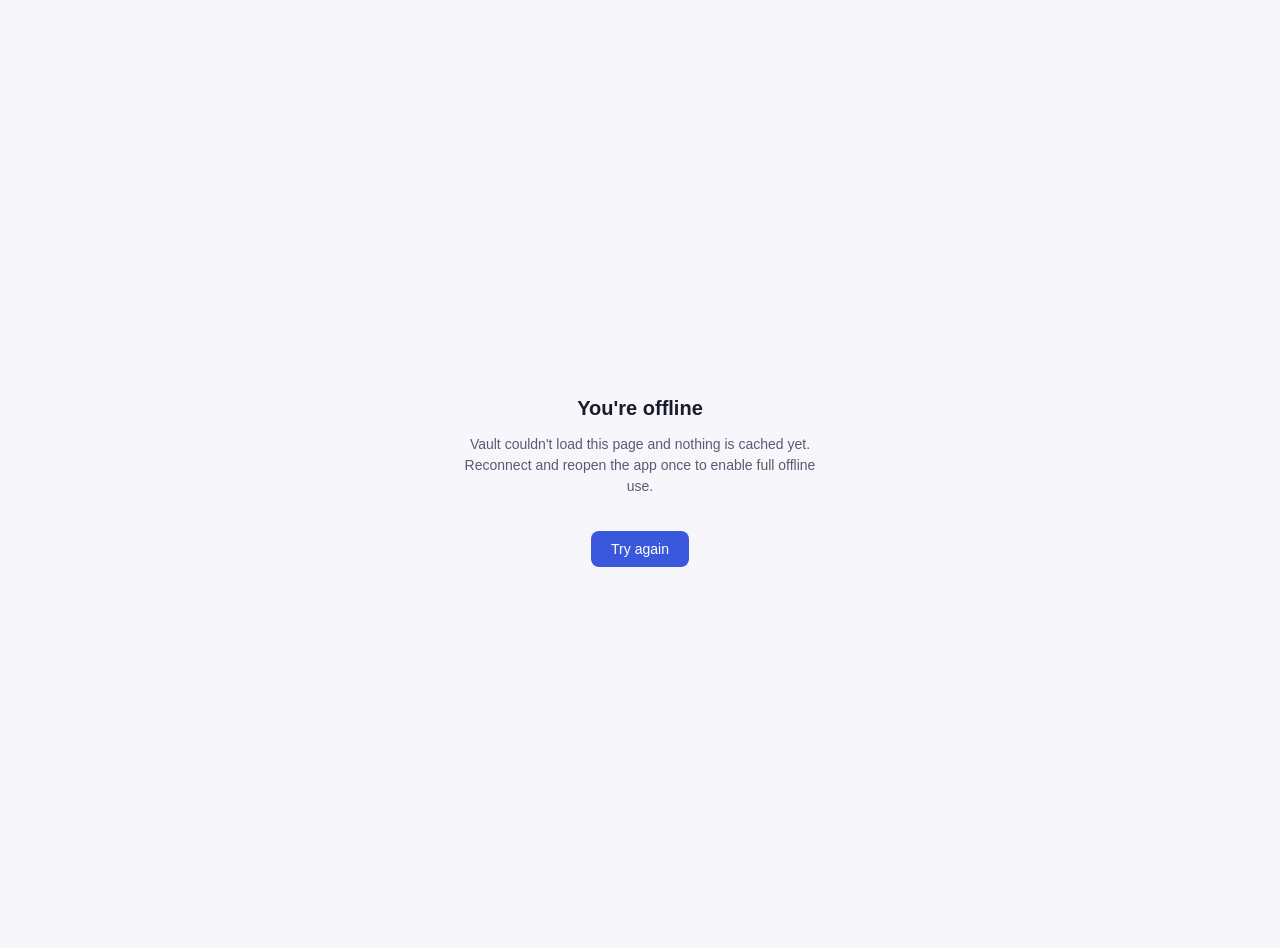
<file: offline.html>
<!DOCTYPE html>
<html lang="en">
<head>
<meta charset="UTF-8" />
<meta name="viewport" content="width=device-width, initial-scale=1" />
<title>Vault — Offline</title>
<meta name="theme-color" content="#3a58db" />
<style>
  body { margin:0; min-height:100vh; display:flex; align-items:center; justify-content:center;
    font-family:-apple-system,BlinkMacSystemFont,'Segoe UI',Roboto,sans-serif;
    background:#f6f6fb; color:#1a1b2b; text-align:center; padding:24px; }
  .box { max-width:360px; }
  h1 { font-size:20px; margin:16px 0 8px; }
  p { font-size:14px; color:#5a5b72; line-height:1.5; }
  button { margin-top:20px; padding:10px 20px; border:none; border-radius:8px;
    background:#3a58db; color:#fff; font-size:14px; cursor:pointer; }
</style>
</head>
<body>
  <div class="box">
    <h1>You're offline</h1>
    <p>Vault couldn't load this page and nothing is cached yet. Reconnect and reopen the app once to enable full offline use.</p>
    <button onclick="location.reload()">Try again</button>
  </div>
</body>
</html>
</file>
